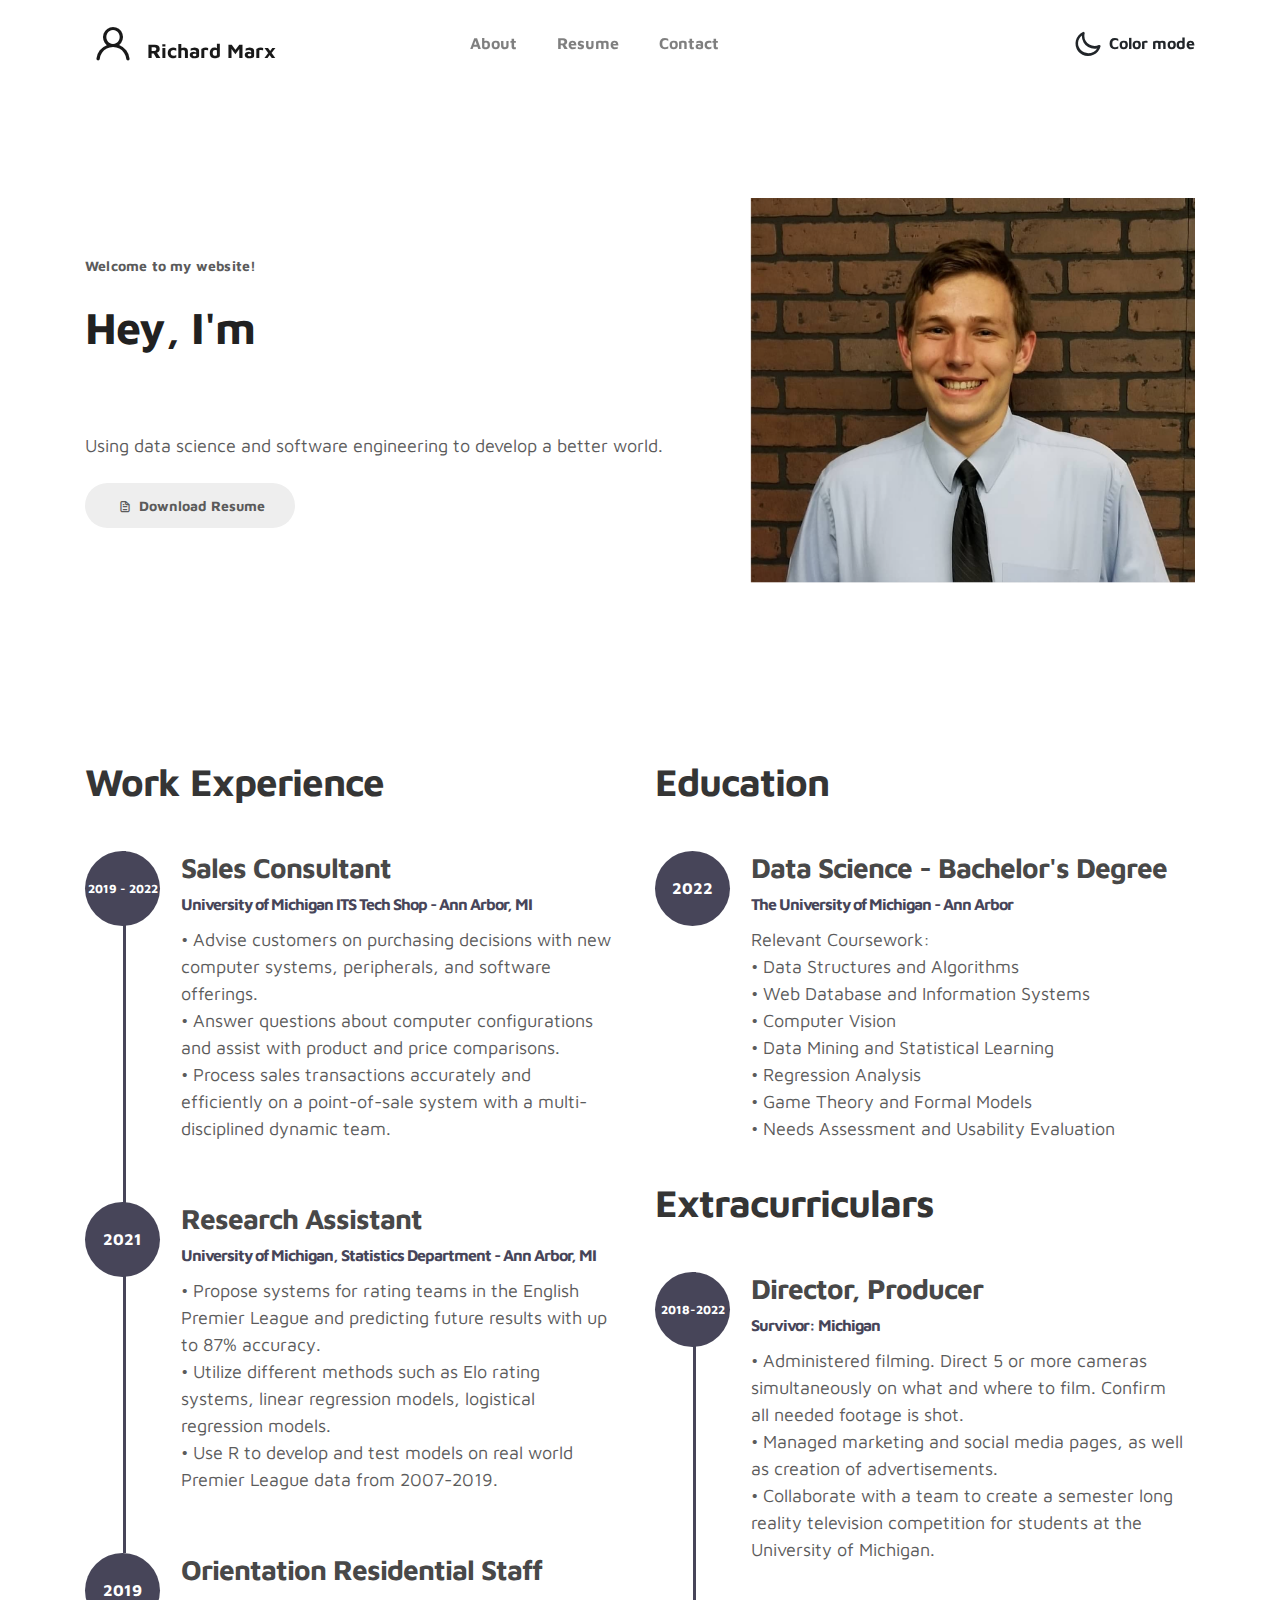
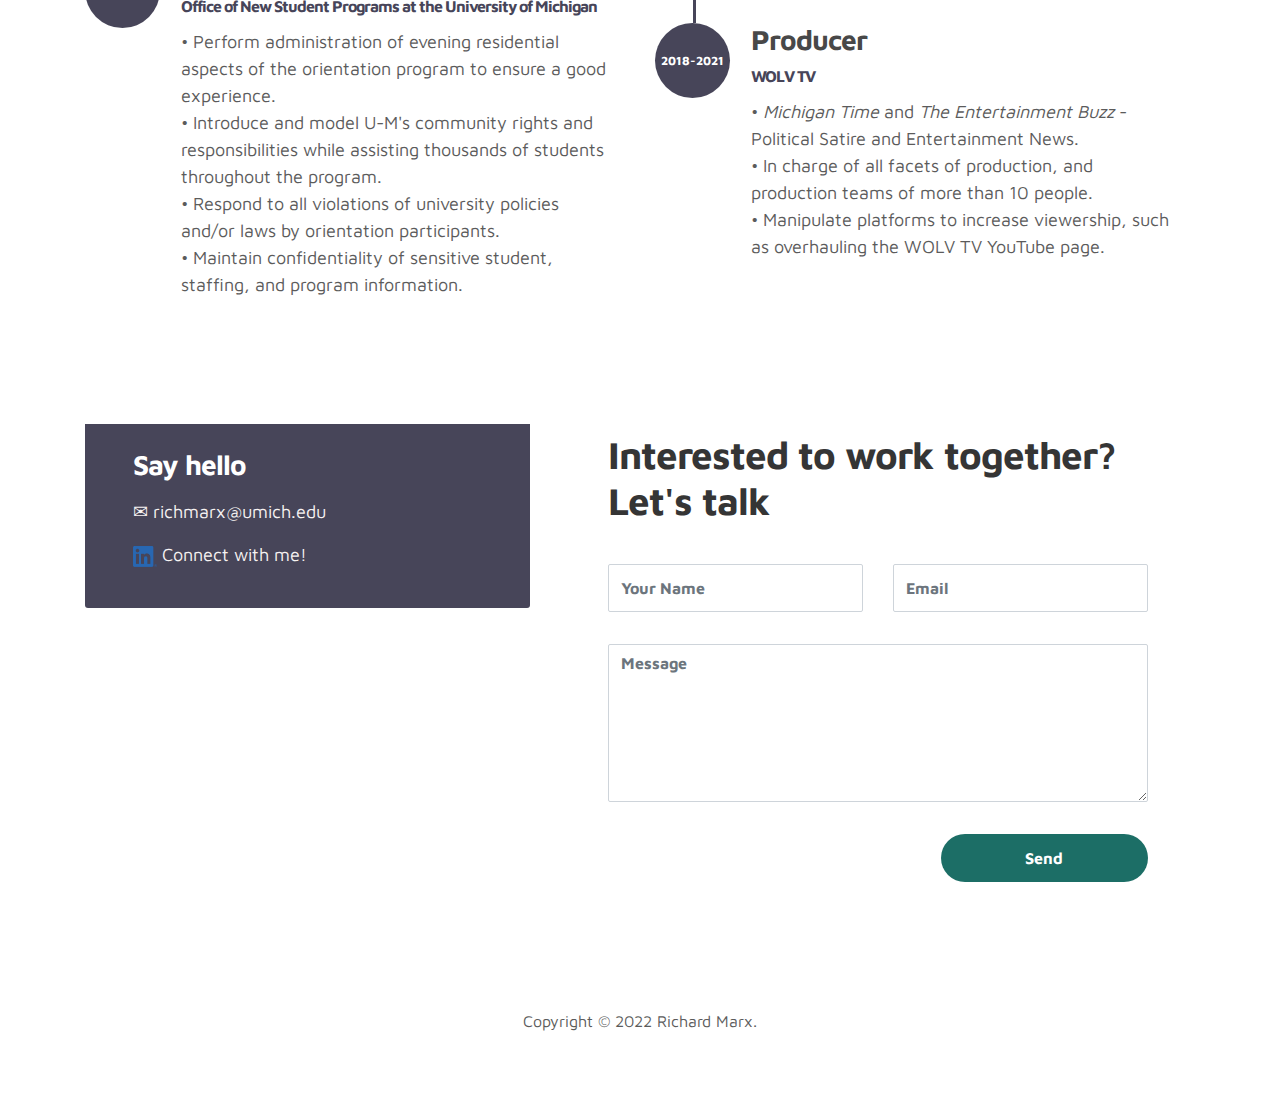
<file: index.html>
<!doctype html>
<html lang="en">

  <link rel="shortcut icon" href = "head.ico"/>
  <head>
    <meta charset="utf-8">
    <meta name="viewport" content="width=device-width, initial-scale=1, shrink-to-fit=no">
    <meta name="description" content="">
    <meta name="author" content="">

    <title>Richard Marx's Website</title>

    <link rel="stylesheet" href="css/bootstrap.min.css">
    <link rel="stylesheet" href="css/unicons.css">
    <link rel="stylesheet" href="css/owl.carousel.min.css">
    <link rel="stylesheet" href="css/owl.theme.default.min.css">

    <!-- MAIN STYLE -->
    <link rel="stylesheet" href="css/tooplate-style.css">
    
  </head>
  <body>

    <!-- MENU -->
    <nav class="navbar navbar-expand-sm navbar-light">
        <div class="container">
            <a class="navbar-brand" href="index.html"><i class='uil uil-user'></i> Richard Marx</a>

            <button class="navbar-toggler" type="button" data-toggle="collapse" data-target="#navbarNav" aria-controls="navbarNav" aria-expanded="false"
                aria-label="Toggle navigation">
                <span class="navbar-toggler-icon"></span>
                <span class="navbar-toggler-icon"></span>
                <span class="navbar-toggler-icon"></span>
            </button>

            <div class="collapse navbar-collapse" id="navbarNav">
                <ul class="navbar-nav mx-auto">
                    <li class="nav-item">
                        <a href="#about" class="nav-link"><span data-hover="About">About</span></a>
                    </li>
                    <li class="nav-item">
                        <!-- <a href="#project" class="nav-link"><span data-hover="Projects">Projects</span></a> -->
                    </li>
                    <li class="nav-item">
                        <a href="#resume" class="nav-link"><span data-hover="Resume">Resume</span></a>
                    </li>
                    <li class="nav-item">
                        <a href="#contact" class="nav-link"><span data-hover="Contact">Contact</span></a>
                    </li>
                </ul>

                <ul class="navbar-nav ml-lg-auto">
                    <div class="ml-lg-4">
                      <div class="color-mode d-lg-flex justify-content-center align-items-center">
                        <i class="color-mode-icon"></i>
                        Color mode
                      </div>
                    </div>
                </ul>
            </div>
        </div>
    </nav>

    <!-- ABOUT -->
    <section class="about full-screen d-lg-flex justify-content-center align-items-center" id="about">
        <div class="container">
            <div class="row">
                
                <div class="col-lg-7 col-md-12 col-12 d-flex align-items-center">
                    <div class="about-text">
                        <small class="small-text">Welcome to <span class="mobile-block">my website!</span></small>
                        <h1 class="animated animated-text">
                            <span class="mr-2">Hey, I'm</span>
                                <div class="animated-info">
                                    <span class="animated-item">Richard Marx</span>
                                    <span class="animated-item">A Data Scientist</span>
                                    <span class="animated-item">A Software Engineer</span>
                                </div>
                        </h1>

                        <p>Using data science and software engineering to develop a better world.</p>
                        
                        <div class="custom-btn-group mt-4">
                          <a href="Resume-Public.pdf" class="btn mr-lg-2 custom-btn"><i class='uil uil-file-alt' download></i> Download Resume</a>
                        </div>
                    </div>
                </div>

                <div class="col-lg-5 col-md-12 col-12">
                    <div class="about-image svg">
                        <img src="Profile.png" class="img-fluid" alt="svg image">
                    </div>
                </div>

            </div>
        </div>
    </section>

    <!-- PROJECTS -->
    <!-- <section class="project py-5" id="project">
        <div class="container">
                
                <div class="row">
                  <div class="col-lg-11 text-center mx-auto col-12">

                      <div class="col-lg-8 mx-auto">
                        <h2>Things I have designed for digital media agencies</h2>
                      </div>

                      <div class="owl-carousel owl-theme">
                        <div class="item">
                          <div class="project-info">
                            <img src="images/project/project-image01.png" class="img-fluid" alt="project image">
                          </div>
                        </div>

                        <div class="item">
                          <div class="project-info">
                            <img src="images/project/project-image02.png" class="img-fluid" alt="project image">
                          </div>
                        </div>

                        <div class="item">
                          <div class="project-info">
                            <img src="images/project/project-image03.png" class="img-fluid" alt="project image">
                          </div>
                        </div>

                        <div class="item">
                          <div class="project-info">
                            <img src="images/project/project-image04.png" class="img-fluid" alt="project image">
                          </div>
                        </div>

                        <div class="item">
                          <div class="project-info">
                            <img src="images/project/project-image05.png" class="img-fluid" alt="project image">
                          </div>
                        </div>
                      </div>

                  </div>
                </div>
        </div>
    </section> -->

    <!-- FEATURES -->
    <section class="resume py-5 d-lg-flex justify-content-center align-items-center" id="resume">
        <div class="container">
            <div class="row">

                <div class="col-lg-6 col-12">
                  <h2 class="mb-4">Work Experience</h2>

                    <div class="timeline">
                        <div class="timeline-wrapper">
                              <div class="timeline-yrs">
                                  <span>2019 - 2022</span>
                              </div>
                              <div class="timeline-info">
                                  <h3><span>Sales Consultant</span>
                                  <small>University of Michigan ITS Tech Shop - Ann Arbor, MI</small></h3>
                                  <p>• Advise customers on purchasing decisions with new computer systems, peripherals, and software offerings.<br>
                                    • Answer questions about computer configurations and assist with product and price comparisons.<br>
                                    • Process sales transactions accurately and efficiently on a point-of-sale system with a multi-disciplined dynamic team.<br>
                                    </p>
                              </div>
                        </div>

                        <div class="timeline-wrapper">
                            <div class="timeline-yr">
                                <span>2021</span>
                            </div>
                            <div class="timeline-info">
                                <h3><span>Research Assistant</span><small>University of Michigan, Statistics Department - Ann Arbor, MI</small></h3>
                                <p>• Propose systems for rating teams in the English Premier League and predicting future results with up to 87% accuracy.<br>
                                  • Utilize different methods such as Elo rating systems, linear regression models, logistical regression models.<br>
                                  • Use R to develop and test models on real world Premier League data from 2007-2019.<br>
                                  </p>
                            </div>
                        </div>

                        <div class="timeline-wrapper">
                            <div class="timeline-yr">
                                <span>2019</span>
                            </div>
                            <div class="timeline-info">
                              <h3><span>Orientation Residential Staff</span><small>Office of New Student Programs at the University of Michigan</small></h3>
                              <p>• Perform administration of evening residential aspects of the orientation program to ensure a good experience.<br>
                                • Introduce and model U-M's community rights and responsibilities while assisting thousands of students throughout the program.<br>
                                • Respond to all violations of university policies and/or laws by orientation participants.<br>
                                • Maintain confidentiality of sensitive student, staffing, and program information.<br>
                                </p>
                            </div>
                        </div>

                    </div>
                </div>

                <div class="col-lg-6 col-12">
                  <h2 class="mb-4 mobile-mt-2">Education</h2>

                    <div class="timeline">
                        <div class="timeline-wrapper">
                              <div class="timeline-yr">
                                  <span>2022</span>
                              </div>
                              <div class="timeline-info">
                                  <h3><span>Data Science - Bachelor's Degree</span><small>The University of Michigan - Ann Arbor</small></h3>
                                  <p>Relevant Coursework:<br>
                                    • Data Structures and Algorithms<br>
                                    • Web Database and Information Systems<br> 
                                    • Computer Vision<br>
                                    • Data Mining and Statistical Learning<br>
                                    • Regression Analysis<br>
                                    • Game Theory and Formal Models<br>
                                    • Needs Assessment and Usability Evaluation<br>
                                    </p>
                              </div>
                        </div>

                    </div>

                  <h2 class="mb-4 mobile-mt-2">Extracurriculars</h2>
                    <div class="timeline">
                      <div class="timeline-wrapper">
                            <div class="timeline-yrs">
                                <span>2018-2022</span>
                            </div>
                            <div class="timeline-info">
                                <h3><span>Director, Producer</span><br><small>Survivor: Michigan</small></h3>
                                <p>
                                  • Administered filming. Direct 5 or more cameras simultaneously on what and where to film. Confirm all needed footage is shot.<br>
                                  • Managed marketing and social media pages, as well as creation of advertisements.<br>
                                  • Collaborate with a team to create a semester long reality television competition for students at the University of Michigan.<br>
                                  </p>
                            </div>
                      </div>
                      <div class="timeline-wrapper">
                        <div class="timeline-yrs">
                            <span>2018-2021</span>
                        </div>
                        <div class="timeline-info">
                            <h3><span>Producer</span><br><small>WOLV TV</small></h3>
                            <p>
                              • <em>Michigan Time</em> and <em>The Entertainment Buzz</em> - Political Satire and Entertainment News.<br>
                              • In charge of all facets of production, and production teams of more than 10 people.<br>
                              • Manipulate platforms to increase viewership, such as overhauling the WOLV TV YouTube page.<br>
                              </p>
                        </div>
                  </div>

                  </div>
                </div>
                
            </div>
        </div>
    </section>

    <!-- CONTACT -->
    <section class="contact py-5" id="contact">
      <div class="container">
        <div class="row">
          
          <div class="col-lg-5 mr-lg-5 col-12">

            <div class="contact-info d-flex justify-content-between align-items-center py-4 px-lg-5">
                <div class="contact-info-item">
                  <h3 class="mb-3 text-white">Say hello</h3>
                  <p><a href="mailto:richmarx@umich.edu"> &#9993 richmarx@umich.edu</a></p>
                  <p><a href="https://www.linkedin.com/in/richmarx/"> 
                    <img src = LinkedIn-Logo.png width = 7% height = 7% alt = "LinkedIn"></a> Connect with me!</p>
                </div>
            </div>
          </div>

          <div class="col-lg-6 col-12">
            <div class="contact-form">
              <h2 class="mb-4">Interested to work together? Let's talk</h2>

              <form action="" method="get">
                <div class="row">
                  <div class="col-lg-6 col-12">
                    <input type="text" class="form-control" name="name" placeholder="Your Name" id="name">
                  </div>

                  <div class="col-lg-6 col-12">
                    <input type="email" class="form-control" name="email" placeholder="Email" id="email">
                  </div>

                  <div class="col-12">
                    <textarea name="message" rows="6" class="form-control" id="message" placeholder="Message"></textarea>
                  </div>

                  <div class="ml-lg-auto col-lg-5 col-12">
                    <input type="button" class="form-control submit-btn" value="Send" onclick="showElement()">
                  </div>
                  <div class="fail">
                    Unfortunately, your message was unable to send. If the error persists, I recommend sending your message via email.
                  </div>
                </div>
              </form>
            </div>
            <script type="text/javascript">
              function showElement() {
                  element = document.querySelector('.fail');
                  element.style.visibility = 'visible';
              }
          </script>
          </div>
        </div>
      </div>
    </section>

    <!-- FOOTER -->
     <footer class="footer py-5">
          <div class="container">
               <div class="row">

                    <div class="col-lg-12 col-12">                                
                        <p class="copyright-text text-center">Copyright &copy; 2022 Richard Marx.</p>
                    </div>
                    
               </div>
          </div>
     </footer>

    <script src="js/jquery-3.3.1.min.js"></script>
    <script src="js/popper.min.js"></script>
    <script src="js/bootstrap.min.js"></script>
    <script src="js/Headroom.js"></script>
    <script src="js/jQuery.headroom.js"></script>
    <script src="js/owl.carousel.min.js"></script>
    <script src="js/smoothscroll.js"></script>
    <script src="js/custom.js"></script>

  </body>
</html>
</file>
<file: css/unicons.css>
@font-face {
  font-family: 'unicons';
  src: url('../font/unicons.eot?42479262');
  src: url('../font/unicons.eot?42479262#iefix') format('embedded-opentype'),
       url('../font/unicons.woff2?42479262') format('woff2'),
       url('../font/unicons.woff?42479262') format('woff'),
       url('../font/unicons.ttf?42479262') format('truetype'),
       url('../font/unicons.svg?42479262#unicons') format('svg');
  font-weight: normal;
  font-style: normal;
}
/* Chrome hack: SVG is rendered more smooth in Windozze. 100% magic, uncomment if you need it. */
/* Note, that will break hinting! In other OS-es font will be not as sharp as it could be */
/*
@media screen and (-webkit-min-device-pixel-ratio:0) {
  @font-face {
    font-family: 'unicons';
    src: url('../font/unicons.svg?42479262#unicons') format('svg');
  }
}
*/
 
 [class^="uil-"]:before, [class*=" uil-"]:before {
  font-family: "unicons";
  font-style: normal;
  font-weight: normal;
  speak: none;
 
  display: inline-block;
  text-decoration: inherit;
  width: 1em;
  margin-right: .2em;
  text-align: center;
  /* opacity: .8; */
 
  /* For safety - reset parent styles, that can break glyph codes*/
  font-variant: normal;
  text-transform: none;
 
  /* fix buttons height, for twitter bootstrap */
  line-height: 1em;
 
  /* Animation center compensation - margins should be symmetric */
  /* remove if not needed */
  margin-left: .2em;
 
  /* you can be more comfortable with increased icons size */
  /* font-size: 120%; */
 
  /* Font smoothing. That was taken from TWBS */
  -webkit-font-smoothing: antialiased;
  -moz-osx-font-smoothing: grayscale;
 
  /* Uncomment for 3D effect */
  /* text-shadow: 1px 1px 1px rgba(127, 127, 127, 0.3); */
}
 
.uil-abacus:before { content: '\e800'; } /* '' */
.uil-accessible-icon-alt:before { content: '\e801'; } /* '' */
.uil-adjust-alt:before { content: '\e802'; } /* '' */
.uil-adjust-circle:before { content: '\e803'; } /* '' */
.uil-adjust-half:before { content: '\e804'; } /* '' */
.uil-adjust:before { content: '\e805'; } /* '' */
.uil-airplay:before { content: '\e806'; } /* '' */
.uil-align-alt:before { content: '\e807'; } /* '' */
.uil-align-center-alt:before { content: '\e808'; } /* '' */
.uil-align-center-h:before { content: '\e809'; } /* '' */
.uil-align-center-justify:before { content: '\e80a'; } /* '' */
.uil-align-center-v:before { content: '\e80b'; } /* '' */
.uil-align-center:before { content: '\e80c'; } /* '' */
.uil-align-justify:before { content: '\e80d'; } /* '' */
.uil-align-left-justify:before { content: '\e80e'; } /* '' */
.uil-align-left:before { content: '\e80f'; } /* '' */
.uil-align-letter-right:before { content: '\e810'; } /* '' */
.uil-align-right-justify:before { content: '\e811'; } /* '' */
.uil-align-right:before { content: '\e812'; } /* '' */
.uil-align:before { content: '\e813'; } /* '' */
.uil-ambulance:before { content: '\e814'; } /* '' */
.uil-analysis:before { content: '\e815'; } /* '' */
.uil-analytics:before { content: '\e816'; } /* '' */
.uil-anchor:before { content: '\e817'; } /* '' */
.uil-android-phone-slash:before { content: '\e818'; } /* '' */
.uil-angle-double-down:before { content: '\e819'; } /* '' */
.uil-angle-double-left:before { content: '\e81a'; } /* '' */
.uil-angle-double-right:before { content: '\e81b'; } /* '' */
.uil-angle-double-up:before { content: '\e81c'; } /* '' */
.uil-angle-down:before { content: '\e81d'; } /* '' */
.uil-angle-left:before { content: '\e81e'; } /* '' */
.uil-angle-right-b:before { content: '\e81f'; } /* '' */
.uil-angle-right:before { content: '\e820'; } /* '' */
.uil-angle-up:before { content: '\e821'; } /* '' */
.uil-annoyed-alt:before { content: '\e822'; } /* '' */
.uil-annoyed:before { content: '\e823'; } /* '' */
.uil-apps:before { content: '\e824'; } /* '' */
.uil-archive-alt:before { content: '\e825'; } /* '' */
.uil-archive:before { content: '\e826'; } /* '' */
.uil-arrow-break:before { content: '\e827'; } /* '' */
.uil-arrow-circle-down:before { content: '\e828'; } /* '' */
.uil-arrow-circle-left:before { content: '\e829'; } /* '' */
.uil-arrow-circle-right:before { content: '\e82a'; } /* '' */
.uil-arrow-circle-up:before { content: '\e82b'; } /* '' */
.uil-arrow-compress-h:before { content: '\e82c'; } /* '' */
.uil-arrow-down-left:before { content: '\e82d'; } /* '' */
.uil-arrow-down-right:before { content: '\e82e'; } /* '' */
.uil-arrow-down:before { content: '\e82f'; } /* '' */
.uil-arrow-from-right:before { content: '\e830'; } /* '' */
.uil-arrow-from-top:before { content: '\e831'; } /* '' */
.uil-arrow-growth:before { content: '\e832'; } /* '' */
.uil-arrow-left:before { content: '\e833'; } /* '' */
.uil-arrow-random:before { content: '\e834'; } /* '' */
.uil-arrow-resize-diagonal:before { content: '\e835'; } /* '' */
.uil-arrow-right:before { content: '\e836'; } /* '' */
.uil-arrow-to-bottom:before { content: '\e837'; } /* '' */
.uil-arrow-to-right:before { content: '\e838'; } /* '' */
.uil-arrow-up-left:before { content: '\e839'; } /* '' */
.uil-arrow-up-right:before { content: '\e83a'; } /* '' */
.uil-arrow-up:before { content: '\e83b'; } /* '' */
.uil-arrows-h-alt:before { content: '\e83c'; } /* '' */
.uil-arrows-h:before { content: '\e83d'; } /* '' */
.uil-arrows-left-down:before { content: '\e83e'; } /* '' */
.uil-arrows-maximize:before { content: '\e83f'; } /* '' */
.uil-arrows-merge:before { content: '\e840'; } /* '' */
.uil-arrows-resize-h:before { content: '\e841'; } /* '' */
.uil-arrows-resize-v:before { content: '\e842'; } /* '' */
.uil-arrows-resize:before { content: '\e843'; } /* '' */
.uil-arrows-right-down:before { content: '\e844'; } /* '' */
.uil-arrows-shrink-h:before { content: '\e845'; } /* '' */
.uil-arrows-shrink-v:before { content: '\e846'; } /* '' */
.uil-arrows-up-right:before { content: '\e847'; } /* '' */
.uil-arrows-v-alt:before { content: '\e848'; } /* '' */
.uil-arrows-v:before { content: '\e849'; } /* '' */
.uil-at:before { content: '\e84a'; } /* '' */
.uil-atm-card:before { content: '\e84b'; } /* '' */
.uil-atom:before { content: '\e84c'; } /* '' */
.uil-auto-flash:before { content: '\e84d'; } /* '' */
.uil-award-alt:before { content: '\e84e'; } /* '' */
.uil-award:before { content: '\e84f'; } /* '' */
.uil-baby-carriage:before { content: '\e850'; } /* '' */
.uil-backpack:before { content: '\e851'; } /* '' */
.uil-backspace:before { content: '\e852'; } /* '' */
.uil-backward:before { content: '\e853'; } /* '' */
.uil-bag-alt:before { content: '\e854'; } /* '' */
.uil-bag-slash:before { content: '\e855'; } /* '' */
.uil-bag:before { content: '\e856'; } /* '' */
.uil-ball:before { content: '\e857'; } /* '' */
.uil-ban:before { content: '\e858'; } /* '' */
.uil-bars:before { content: '\e859'; } /* '' */
.uil-basketball-hoop:before { content: '\e85a'; } /* '' */
.uil-basketball:before { content: '\e85b'; } /* '' */
.uil-battery-bolt:before { content: '\e85c'; } /* '' */
.uil-battery-empty:before { content: '\e85d'; } /* '' */
.uil-bed-double:before { content: '\e85e'; } /* '' */
.uil-bed:before { content: '\e85f'; } /* '' */
.uil-bell-school:before { content: '\e860'; } /* '' */
.uil-bell-slash:before { content: '\e861'; } /* '' */
.uil-bill:before { content: '\e862'; } /* '' */
.uil-bitcoin-circle:before { content: '\e863'; } /* '' */
.uil-bitcoin:before { content: '\e864'; } /* '' */
.uil-bluetooth-b:before { content: '\e865'; } /* '' */
.uil-bolt-alt:before { content: '\e866'; } /* '' */
.uil-bolt-slash:before { content: '\e867'; } /* '' */
.uil-bolt:before { content: '\e868'; } /* '' */
.uil-book-alt:before { content: '\e869'; } /* '' */
.uil-book-medical:before { content: '\e86a'; } /* '' */
.uil-book-open:before { content: '\e86b'; } /* '' */
.uil-book-reader:before { content: '\e86c'; } /* '' */
.uil-book:before { content: '\e86d'; } /* '' */
.uil-bookmark-full:before { content: '\e86e'; } /* '' */
.uil-bookmark:before { content: '\e86f'; } /* '' */
.uil-books:before { content: '\e870'; } /* '' */
.uil-boombox:before { content: '\e871'; } /* '' */
.uil-border-alt:before { content: '\e872'; } /* '' */
.uil-border-bottom:before { content: '\e873'; } /* '' */
.uil-border-clear:before { content: '\e874'; } /* '' */
.uil-border-horizontal:before { content: '\e875'; } /* '' */
.uil-border-inner:before { content: '\e876'; } /* '' */
.uil-border-left:before { content: '\e877'; } /* '' */
.uil-border-out:before { content: '\e878'; } /* '' */
.uil-border-right:before { content: '\e879'; } /* '' */
.uil-border-top:before { content: '\e87a'; } /* '' */
.uil-border-vertical:before { content: '\e87b'; } /* '' */
.uil-box:before { content: '\e87c'; } /* '' */
.uil-briefcase-alt:before { content: '\e87d'; } /* '' */
.uil-briefcase:before { content: '\e87e'; } /* '' */
.uil-bright:before { content: '\e87f'; } /* '' */
.uil-brightness-empty:before { content: '\e880'; } /* '' */
.uil-brightness-half:before { content: '\e881'; } /* '' */
.uil-brightness-low:before { content: '\e882'; } /* '' */
.uil-brightness-minus:before { content: '\e883'; } /* '' */
.uil-brightness-plus:before { content: '\e884'; } /* '' */
.uil-brightness:before { content: '\e885'; } /* '' */
.uil-bring-bottom:before { content: '\e886'; } /* '' */
.uil-bring-front:before { content: '\e887'; } /* '' */
.uil-brush-alt:before { content: '\e888'; } /* '' */
.uil-bug:before { content: '\e889'; } /* '' */
.uil-building:before { content: '\e88a'; } /* '' */
.uil-bullseye:before { content: '\e88b'; } /* '' */
.uil-bus-alt:before { content: '\e88c'; } /* '' */
.uil-bus-school:before { content: '\e88d'; } /* '' */
.uil-bus:before { content: '\e88e'; } /* '' */
.uil-calcualtor:before { content: '\e88f'; } /* '' */
.uil-calculator-alt:before { content: '\e890'; } /* '' */
.uil-calendar-alt:before { content: '\e891'; } /* '' */
.uil-calendar-slash:before { content: '\e892'; } /* '' */
.uil-calender:before { content: '\e893'; } /* '' */
.uil-calling:before { content: '\e894'; } /* '' */
.uil-camera-plus:before { content: '\e895'; } /* '' */
.uil-camera-slash:before { content: '\e896'; } /* '' */
.uil-camera:before { content: '\e897'; } /* '' */
.uil-cancel:before { content: '\e898'; } /* '' */
.uil-capsule:before { content: '\e899'; } /* '' */
.uil-capture:before { content: '\e89a'; } /* '' */
.uil-car-sideview:before { content: '\e89b'; } /* '' */
.uil-car-slash:before { content: '\e89c'; } /* '' */
.uil-car-wash:before { content: '\e89d'; } /* '' */
.uil-car:before { content: '\e89e'; } /* '' */
.uil-card-atm:before { content: '\e89f'; } /* '' */
.uil-caret-right:before { content: '\e8a0'; } /* '' */
.uil-cart:before { content: '\e8a1'; } /* '' */
.uil-cell:before { content: '\e8a2'; } /* '' */
.uil-celsius:before { content: '\e8a3'; } /* '' */
.uil-chart-bar-alt:before { content: '\e8a4'; } /* '' */
.uil-chart-bar:before { content: '\e8a5'; } /* '' */
.uil-chart-down:before { content: '\e8a6'; } /* '' */
.uil-chart-growth-alt:before { content: '\e8a7'; } /* '' */
.uil-chart-growth:before { content: '\e8a8'; } /* '' */
.uil-chart-line:before { content: '\e8a9'; } /* '' */
.uil-chart-pie-alt:before { content: '\e8aa'; } /* '' */
.uil-chart-pie:before { content: '\e8ab'; } /* '' */
.uil-chart:before { content: '\e8ac'; } /* '' */
.uil-chat-bubble-user:before { content: '\e8ad'; } /* '' */
.uil-chat-info:before { content: '\e8ae'; } /* '' */
.uil-chat:before { content: '\e8af'; } /* '' */
.uil-check-circle:before { content: '\e8b0'; } /* '' */
.uil-check-square:before { content: '\e8b1'; } /* '' */
.uil-check:before { content: '\e8b2'; } /* '' */
.uil-circle-layer:before { content: '\e8b3'; } /* '' */
.uil-circle:before { content: '\e8b4'; } /* '' */
.uil-circuit:before { content: '\e8b5'; } /* '' */
.uil-clapper-board:before { content: '\e8b6'; } /* '' */
.uil-clipboard-alt:before { content: '\e8b7'; } /* '' */
.uil-clipboard-blank:before { content: '\e8b8'; } /* '' */
.uil-clipboard-notes:before { content: '\e8b9'; } /* '' */
.uil-clipboard:before { content: '\e8ba'; } /* '' */
.uil-clock-eight:before { content: '\e8bb'; } /* '' */
.uil-clock-five:before { content: '\e8bc'; } /* '' */
.uil-clock-nine:before { content: '\e8bd'; } /* '' */
.uil-clock-seven:before { content: '\e8be'; } /* '' */
.uil-clock-ten:before { content: '\e8bf'; } /* '' */
.uil-clock-three:before { content: '\e8c0'; } /* '' */
.uil-clock-two:before { content: '\e8c1'; } /* '' */
.uil-clock:before { content: '\e8c2'; } /* '' */
.uil-closed-captioning:before { content: '\e8c3'; } /* '' */
.uil-cloud-block:before { content: '\e8c4'; } /* '' */
.uil-cloud-bookmark:before { content: '\e8c5'; } /* '' */
.uil-cloud-check:before { content: '\e8c6'; } /* '' */
.uil-cloud-computing:before { content: '\e8c7'; } /* '' */
.uil-cloud-data-connection:before { content: '\e8c8'; } /* '' */
.uil-cloud-database-tree:before { content: '\e8c9'; } /* '' */
.uil-cloud-download:before { content: '\e8ca'; } /* '' */
.uil-cloud-drizzle:before { content: '\e8cb'; } /* '' */
.uil-cloud-exclamation:before { content: '\e8cc'; } /* '' */
.uil-cloud-hail:before { content: '\e8cd'; } /* '' */
.uil-cloud-heart:before { content: '\e8ce'; } /* '' */
.uil-cloud-info:before { content: '\e8cf'; } /* '' */
.uil-cloud-lock:before { content: '\e8d0'; } /* '' */
.uil-cloud-meatball:before { content: '\e8d1'; } /* '' */
.uil-cloud-moon-hail:before { content: '\e8d2'; } /* '' */
.uil-cloud-moon-meatball:before { content: '\e8d3'; } /* '' */
.uil-cloud-moon-rain:before { content: '\e8d4'; } /* '' */
.uil-cloud-moon-showers:before { content: '\e8d5'; } /* '' */
.uil-cloud-moon:before { content: '\e8d6'; } /* '' */
.uil-cloud-question:before { content: '\e8d7'; } /* '' */
.uil-cloud-rain-sun:before { content: '\e8d8'; } /* '' */
.uil-cloud-rain:before { content: '\e8d9'; } /* '' */
.uil-cloud-redo:before { content: '\e8da'; } /* '' */
.uil-cloud-set:before { content: '\e8db'; } /* '' */
.uil-cloud-share:before { content: '\e8dc'; } /* '' */
.uil-cloud-shield:before { content: '\e8dd'; } /* '' */
.uil-cloud-showers-alt:before { content: '\e8de'; } /* '' */
.uil-cloud-showers-heavy:before { content: '\e8df'; } /* '' */
.uil-cloud-showers:before { content: '\e8e0'; } /* '' */
.uil-cloud-slash:before { content: '\e8e1'; } /* '' */
.uil-cloud-sun-hail:before { content: '\e8e2'; } /* '' */
.uil-cloud-sun-meatball:before { content: '\e8e3'; } /* '' */
.uil-cloud-sun-rain-alt:before { content: '\e8e4'; } /* '' */
.uil-cloud-sun-rain:before { content: '\e8e5'; } /* '' */
.uil-cloud-sun-tear:before { content: '\e8e6'; } /* '' */
.uil-cloud-sun:before { content: '\e8e7'; } /* '' */
.uil-cloud-times:before { content: '\e8e8'; } /* '' */
.uil-cloud-unlock:before { content: '\e8e9'; } /* '' */
.uil-cloud-upload:before { content: '\e8ea'; } /* '' */
.uil-cloud-wifi:before { content: '\e8eb'; } /* '' */
.uil-cloud-wind:before { content: '\e8ec'; } /* '' */
.uil-cloud:before { content: '\e8ed'; } /* '' */
.uil-clouds:before { content: '\e8ee'; } /* '' */
.uil-club:before { content: '\e8ef'; } /* '' */
.uil-code:before { content: '\e8f0'; } /* '' */
.uil-coffee:before { content: '\e8f1'; } /* '' */
.uil-cog:before { content: '\e8f2'; } /* '' */
.uil-coins:before { content: '\e8f3'; } /* '' */
.uil-columns:before { content: '\e8f4'; } /* '' */
.uil-comment-alt-block:before { content: '\e8f5'; } /* '' */
.uil-comment-alt-chart-lines:before { content: '\e8f6'; } /* '' */
.uil-comment-alt-check:before { content: '\e8f7'; } /* '' */
.uil-comment-alt-dots:before { content: '\e8f8'; } /* '' */
.uil-comment-alt-download:before { content: '\e8f9'; } /* '' */
.uil-comment-alt-edit:before { content: '\e8fa'; } /* '' */
.uil-comment-alt-exclamation:before { content: '\e8fb'; } /* '' */
.uil-comment-alt-heart:before { content: '\e8fc'; } /* '' */
.uil-comment-alt-image:before { content: '\e8fd'; } /* '' */
.uil-comment-alt-info:before { content: '\e8fe'; } /* '' */
.uil-comment-alt-lines:before { content: '\e8ff'; } /* '' */
.uil-comment-alt-lock:before { content: '\e900'; } /* '' */
.uil-comment-alt-medical:before { content: '\e901'; } /* '' */
.uil-comment-alt-message:before { content: '\e902'; } /* '' */
.uil-comment-alt-notes:before { content: '\e903'; } /* '' */
.uil-comment-alt-plus:before { content: '\e904'; } /* '' */
.uil-comment-alt-question:before { content: '\e905'; } /* '' */
.uil-comment-alt-redo:before { content: '\e906'; } /* '' */
.uil-comment-alt-search:before { content: '\e907'; } /* '' */
.uil-comment-alt-share:before { content: '\e908'; } /* '' */
.uil-comment-alt-shield:before { content: '\e909'; } /* '' */
.uil-comment-alt-upload:before { content: '\e90a'; } /* '' */
.uil-comment-alt-verify:before { content: '\e90b'; } /* '' */
.uil-comment-alt:before { content: '\e90c'; } /* '' */
.uil-comment-block:before { content: '\e90d'; } /* '' */
.uil-comment-chart-line:before { content: '\e90e'; } /* '' */
.uil-comment-check:before { content: '\e90f'; } /* '' */
.uil-comment-dots:before { content: '\e910'; } /* '' */
.uil-comment-download:before { content: '\e911'; } /* '' */
.uil-comment-edit:before { content: '\e912'; } /* '' */
.uil-comment-exclamation:before { content: '\e913'; } /* '' */
.uil-comment-heart:before { content: '\e914'; } /* '' */
.uil-comment-image:before { content: '\e915'; } /* '' */
.uil-comment-info-alt:before { content: '\e916'; } /* '' */
.uil-comment-info:before { content: '\e917'; } /* '' */
.uil-comment-lines:before { content: '\e918'; } /* '' */
.uil-comment-lock:before { content: '\e919'; } /* '' */
.uil-comment-medical:before { content: '\e91a'; } /* '' */
.uil-comment-message:before { content: '\e91b'; } /* '' */
.uil-comment-notes:before { content: '\e91c'; } /* '' */
.uil-comment-plus:before { content: '\e91d'; } /* '' */
.uil-comment-question:before { content: '\e91e'; } /* '' */
.uil-comment-redo:before { content: '\e91f'; } /* '' */
.uil-comment-search:before { content: '\e920'; } /* '' */
.uil-comment-share:before { content: '\e921'; } /* '' */
.uil-comment-shield:before { content: '\e922'; } /* '' */
.uil-comment-slash:before { content: '\e923'; } /* '' */
.uil-comment-upload:before { content: '\e924'; } /* '' */
.uil-comment-verify:before { content: '\e925'; } /* '' */
.uil-comment:before { content: '\e926'; } /* '' */
.uil-comments-alt:before { content: '\e927'; } /* '' */
.uil-comments:before { content: '\e928'; } /* '' */
.uil-commnet-alt-slash:before { content: '\e929'; } /* '' */
.uil-compact-disc:before { content: '\e92a'; } /* '' */
.uil-compass:before { content: '\e92b'; } /* '' */
.uil-compress-alt-left:before { content: '\e92c'; } /* '' */
.uil-compress-alt:before { content: '\e92d'; } /* '' */
.uil-compress-arrows:before { content: '\e92e'; } /* '' */
.uil-compress-lines:before { content: '\e92f'; } /* '' */
.uil-compress-point:before { content: '\e930'; } /* '' */
.uil-compress-v:before { content: '\e931'; } /* '' */
.uil-compress:before { content: '\e932'; } /* '' */
.uil-computer-mouse:before { content: '\e933'; } /* '' */
.uil-confused:before { content: '\e934'; } /* '' */
.uil-constructor:before { content: '\e935'; } /* '' */
.uil-copy-alt:before { content: '\e936'; } /* '' */
.uil-copy-landscape:before { content: '\e937'; } /* '' */
.uil-copy:before { content: '\e938'; } /* '' */
.uil-copyright:before { content: '\e939'; } /* '' */
.uil-corner-down-left:before { content: '\e93a'; } /* '' */
.uil-corner-down-right-alt:before { content: '\e93b'; } /* '' */
.uil-corner-down-right:before { content: '\e93c'; } /* '' */
.uil-corner-left-down:before { content: '\e93d'; } /* '' */
.uil-corner-right-down:before { content: '\e93e'; } /* '' */
.uil-corner-up-left-alt:before { content: '\e93f'; } /* '' */
.uil-corner-up-left:before { content: '\e940'; } /* '' */
.uil-corner-up-right-alt:before { content: '\e941'; } /* '' */
.uil-corner-up-right:before { content: '\e942'; } /* '' */
.uil-creative-commons-pd-alt:before { content: '\e943'; } /* '' */
.uil-creative-commons-pd:before { content: '\e944'; } /* '' */
.uil-crockery:before { content: '\e945'; } /* '' */
.uil-crop-alt-rotate-left:before { content: '\e946'; } /* '' */
.uil-crop-alt-rotate-right:before { content: '\e947'; } /* '' */
.uil-crop-alt:before { content: '\e948'; } /* '' */
.uil-crosshair-alt:before { content: '\e949'; } /* '' */
.uil-crosshair:before { content: '\e94a'; } /* '' */
.uil-crosshairs:before { content: '\e94b'; } /* '' */
.uil-cube:before { content: '\e94c'; } /* '' */
.uil-data-sharing:before { content: '\e94d'; } /* '' */
.uil-database-alt:before { content: '\e94e'; } /* '' */
.uil-database:before { content: '\e94f'; } /* '' */
.uil-desert:before { content: '\e950'; } /* '' */
.uil-desktop-alt-slash:before { content: '\e951'; } /* '' */
.uil-desktop-alt:before { content: '\e952'; } /* '' */
.uil-desktop-cloud-alt:before { content: '\e953'; } /* '' */
.uil-desktop-slash:before { content: '\e954'; } /* '' */
.uil-desktop:before { content: '\e955'; } /* '' */
.uil-dialpad-alt:before { content: '\e956'; } /* '' */
.uil-dialpad:before { content: '\e957'; } /* '' */
.uil-diamond:before { content: '\e958'; } /* '' */
.uil-diary-alt:before { content: '\e959'; } /* '' */
.uil-diary:before { content: '\e95a'; } /* '' */
.uil-dice-five:before { content: '\e95b'; } /* '' */
.uil-dice-four:before { content: '\e95c'; } /* '' */
.uil-dice-one:before { content: '\e95d'; } /* '' */
.uil-dice-six:before { content: '\e95e'; } /* '' */
.uil-dice-three:before { content: '\e95f'; } /* '' */
.uil-dice-two:before { content: '\e960'; } /* '' */
.uil-direction:before { content: '\e961'; } /* '' */
.uil-directions:before { content: '\e962'; } /* '' */
.uil-dizzy-meh:before { content: '\e963'; } /* '' */
.uil-dna:before { content: '\e964'; } /* '' */
.uil-document-layout-center:before { content: '\e965'; } /* '' */
.uil-document-layout-left:before { content: '\e966'; } /* '' */
.uil-document-layout-right:before { content: '\e967'; } /* '' */
.uil-document:before { content: '\e968'; } /* '' */
.uil-dollar-alt:before { content: '\e969'; } /* '' */
.uil-dollar-sign-alt:before { content: '\e96a'; } /* '' */
.uil-dollar-sign:before { content: '\e96b'; } /* '' */
.uil-down-arrow:before { content: '\e96c'; } /* '' */
.uil-download-alt:before { content: '\e96d'; } /* '' */
.uil-dribbble:before { content: '\e96e'; } /* '' */
.uil-drill:before { content: '\e96f'; } /* '' */
.uil-dropbox:before { content: '\e970'; } /* '' */
.uil-dumbbell:before { content: '\e971'; } /* '' */
.uil-edit-alt:before { content: '\e972'; } /* '' */
.uil-edit:before { content: '\e973'; } /* '' */
.uil-ellipsis-h:before { content: '\e974'; } /* '' */
.uil-ellipsis-v:before { content: '\e975'; } /* '' */
.uil-emoji:before { content: '\e976'; } /* '' */
.uil-enter:before { content: '\e977'; } /* '' */
.uil-entry:before { content: '\e978'; } /* '' */
.uil-envelope-add:before { content: '\e979'; } /* '' */
.uil-envelope-alt:before { content: '\e97a'; } /* '' */
.uil-envelope-block:before { content: '\e97b'; } /* '' */
.uil-envelope-bookmark:before { content: '\e97c'; } /* '' */
.uil-envelope-check:before { content: '\e97d'; } /* '' */
.uil-envelope-download-alt:before { content: '\e97e'; } /* '' */
.uil-envelope-download:before { content: '\e97f'; } /* '' */
.uil-envelope-edit:before { content: '\e980'; } /* '' */
.uil-envelope-exclamation:before { content: '\e981'; } /* '' */
.uil-envelope-heart:before { content: '\e982'; } /* '' */
.uil-envelope-info:before { content: '\e983'; } /* '' */
.uil-envelope-lock:before { content: '\e984'; } /* '' */
.uil-envelope-minus:before { content: '\e985'; } /* '' */
.uil-envelope-open:before { content: '\e986'; } /* '' */
.uil-envelope-question:before { content: '\e987'; } /* '' */
.uil-envelope-receive:before { content: '\e988'; } /* '' */
.uil-envelope-redo:before { content: '\e989'; } /* '' */
.uil-envelope-search:before { content: '\e98a'; } /* '' */
.uil-envelope-send:before { content: '\e98b'; } /* '' */
.uil-envelope-share:before { content: '\e98c'; } /* '' */
.uil-envelope-shield:before { content: '\e98d'; } /* '' */
.uil-envelope-star:before { content: '\e98e'; } /* '' */
.uil-envelope-times:before { content: '\e98f'; } /* '' */
.uil-envelope-upload-alt:before { content: '\e990'; } /* '' */
.uil-envelope-upload:before { content: '\e991'; } /* '' */
.uil-envelope:before { content: '\e992'; } /* '' */
.uil-envelopes:before { content: '\e993'; } /* '' */
.uil-equal-circle:before { content: '\e994'; } /* '' */
.uil-euro-circle:before { content: '\e995'; } /* '' */
.uil-euro:before { content: '\e996'; } /* '' */
.uil-exchange-alt:before { content: '\e997'; } /* '' */
.uil-exchange:before { content: '\e998'; } /* '' */
.uil-exclamation-circle:before { content: '\e999'; } /* '' */
.uil-exclamation-octagon:before { content: '\e99a'; } /* '' */
.uil-exclamation-triangle:before { content: '\e99b'; } /* '' */
.uil-exclude:before { content: '\e99c'; } /* '' */
.uil-exit:before { content: '\e99d'; } /* '' */
.uil-expand-alt:before { content: '\e99e'; } /* '' */
.uil-expand-arrows-alt:before { content: '\e99f'; } /* '' */
.uil-expand-arrows:before { content: '\e9a0'; } /* '' */
.uil-expand-from-corner:before { content: '\e9a1'; } /* '' */
.uil-expand-left:before { content: '\e9a2'; } /* '' */
.uil-export:before { content: '\e9a3'; } /* '' */
.uil-exposure-alt:before { content: '\e9a4'; } /* '' */
.uil-exposure-increase:before { content: '\e9a5'; } /* '' */
.uil-external-link-alt:before { content: '\e9a6'; } /* '' */
.uil-eye-slash:before { content: '\e9a7'; } /* '' */
.uil-eye:before { content: '\e9a8'; } /* '' */
.uil-facebook:before { content: '\e9a9'; } /* '' */
.uil-fahrenheit:before { content: '\e9aa'; } /* '' */
.uil-fast-mail-alt:before { content: '\e9ab'; } /* '' */
.uil-fast-mail:before { content: '\e9ac'; } /* '' */
.uil-favorite:before { content: '\e9ad'; } /* '' */
.uil-feedback:before { content: '\e9ae'; } /* '' */
.uil-file-alt:before { content: '\e9af'; } /* '' */
.uil-file-blank:before { content: '\e9b0'; } /* '' */
.uil-file-block-alt:before { content: '\e9b1'; } /* '' */
.uil-file-bookmark-alt:before { content: '\e9b2'; } /* '' */
.uil-file-check-alt:before { content: '\e9b3'; } /* '' */
.uil-file-check:before { content: '\e9b4'; } /* '' */
.uil-file-contract-dollar:before { content: '\e9b5'; } /* '' */
.uil-file-copy-alt:before { content: '\e9b6'; } /* '' */
.uil-file-download-alt:before { content: '\e9b7'; } /* '' */
.uil-file-download:before { content: '\e9b8'; } /* '' */
.uil-file-edit-alt:before { content: '\e9b9'; } /* '' */
.uil-file-exclamation-alt:before { content: '\e9ba'; } /* '' */
.uil-file-exclamation:before { content: '\e9bb'; } /* '' */
.uil-file-heart:before { content: '\e9bc'; } /* '' */
.uil-file-info-alt:before { content: '\e9bd'; } /* '' */
.uil-file-landscape-alt:before { content: '\e9be'; } /* '' */
.uil-file-landscape:before { content: '\e9bf'; } /* '' */
.uil-file-lanscape-slash:before { content: '\e9c0'; } /* '' */
.uil-file-lock-alt:before { content: '\e9c1'; } /* '' */
.uil-file-medical-alt:before { content: '\e9c2'; } /* '' */
.uil-file-medical:before { content: '\e9c3'; } /* '' */
.uil-file-minus-alt:before { content: '\e9c4'; } /* '' */
.uil-file-minus:before { content: '\e9c5'; } /* '' */
.uil-file-network:before { content: '\e9c6'; } /* '' */
.uil-file-plus-alt:before { content: '\e9c7'; } /* '' */
.uil-file-plus:before { content: '\e9c8'; } /* '' */
.uil-file-question-alt:before { content: '\e9c9'; } /* '' */
.uil-file-question:before { content: '\e9ca'; } /* '' */
.uil-file-redo-alt:before { content: '\e9cb'; } /* '' */
.uil-file-search-alt:before { content: '\e9cc'; } /* '' */
.uil-file-share-alt:before { content: '\e9cd'; } /* '' */
.uil-file-shield-alt:before { content: '\e9ce'; } /* '' */
.uil-file-slash:before { content: '\e9cf'; } /* '' */
.uil-file-times-alt:before { content: '\e9d0'; } /* '' */
.uil-file-times:before { content: '\e9d1'; } /* '' */
.uil-file-upload-alt:before { content: '\e9d2'; } /* '' */
.uil-file-upload:before { content: '\e9d3'; } /* '' */
.uil-file:before { content: '\e9d4'; } /* '' */
.uil-files-landscapes-alt:before { content: '\e9d5'; } /* '' */
.uil-files-landscapes:before { content: '\e9d6'; } /* '' */
.uil-film:before { content: '\e9d7'; } /* '' */
.uil-filter-slash:before { content: '\e9d8'; } /* '' */
.uil-filter:before { content: '\e9d9'; } /* '' */
.uil-flask-potion:before { content: '\e9da'; } /* '' */
.uil-flask:before { content: '\e9db'; } /* '' */
.uil-flip-h-alt:before { content: '\e9dc'; } /* '' */
.uil-flip-h:before { content: '\e9dd'; } /* '' */
.uil-flip-v-alt:before { content: '\e9de'; } /* '' */
.uil-flip-v:before { content: '\e9df'; } /* '' */
.uil-flower:before { content: '\e9e0'; } /* '' */
.uil-focus-add:before { content: '\e9e1'; } /* '' */
.uil-focus-target:before { content: '\e9e2'; } /* '' */
.uil-focus:before { content: '\e9e3'; } /* '' */
.uil-folder-check:before { content: '\e9e4'; } /* '' */
.uil-folder-download:before { content: '\e9e5'; } /* '' */
.uil-folder-exclamation:before { content: '\e9e6'; } /* '' */
.uil-folder-heart:before { content: '\e9e7'; } /* '' */
.uil-folder-info:before { content: '\e9e8'; } /* '' */
.uil-folder-lock:before { content: '\e9e9'; } /* '' */
.uil-folder-medical:before { content: '\e9ea'; } /* '' */
.uil-folder-minus:before { content: '\e9eb'; } /* '' */
.uil-folder-network:before { content: '\e9ec'; } /* '' */
.uil-folder-plus:before { content: '\e9ed'; } /* '' */
.uil-folder-question:before { content: '\e9ee'; } /* '' */
.uil-folder-slash:before { content: '\e9ef'; } /* '' */
.uil-folder-times:before { content: '\e9f0'; } /* '' */
.uil-folder-upload:before { content: '\e9f1'; } /* '' */
.uil-folder:before { content: '\e9f2'; } /* '' */
.uil-food:before { content: '\e9f3'; } /* '' */
.uil-football-american:before { content: '\e9f4'; } /* '' */
.uil-football-ball:before { content: '\e9f5'; } /* '' */
.uil-football:before { content: '\e9f6'; } /* '' */
.uil-forecastcloud-moon-tear:before { content: '\e9f7'; } /* '' */
.uil-forwaded-call:before { content: '\e9f8'; } /* '' */
.uil-forward:before { content: '\e9f9'; } /* '' */
.uil-frown:before { content: '\e9fa'; } /* '' */
.uil-game-structure:before { content: '\e9fb'; } /* '' */
.uil-game:before { content: '\e9fc'; } /* '' */
.uil-gift:before { content: '\e9fd'; } /* '' */
.uil-glass-martini-alt-slash:before { content: '\e9fe'; } /* '' */
.uil-glass-martini-alt:before { content: '\e9ff'; } /* '' */
.uil-glass-martini:before { content: '\ea00'; } /* '' */
.uil-glass-tea:before { content: '\ea01'; } /* '' */
.uil-glass:before { content: '\ea02'; } /* '' */
.uil-globe:before { content: '\ea03'; } /* '' */
.uil-gold:before { content: '\ea04'; } /* '' */
.uil-google-drive:before { content: '\ea05'; } /* '' */
.uil-graduation-hat:before { content: '\ea06'; } /* '' */
.uil-graph-bar:before { content: '\ea07'; } /* '' */
.uil-grid:before { content: '\ea08'; } /* '' */
.uil-grids:before { content: '\ea09'; } /* '' */
.uil-grin-tongue-wink-alt:before { content: '\ea0a'; } /* '' */
.uil-grin-tongue-wink:before { content: '\ea0b'; } /* '' */
.uil-grin:before { content: '\ea0c'; } /* '' */
.uil-grip-horizontal-line:before { content: '\ea0d'; } /* '' */
.uil-hdd:before { content: '\ea0e'; } /* '' */
.uil-headphones-alt:before { content: '\ea0f'; } /* '' */
.uil-headphones:before { content: '\ea10'; } /* '' */
.uil-heart-alt:before { content: '\ea11'; } /* '' */
.uil-heart-medical:before { content: '\ea12'; } /* '' */
.uil-heart-rate:before { content: '\ea13'; } /* '' */
.uil-heart-sign:before { content: '\ea14'; } /* '' */
.uil-heart:before { content: '\ea15'; } /* '' */
.uil-heartbeat:before { content: '\ea16'; } /* '' */
.uil-history-alt:before { content: '\ea17'; } /* '' */
.uil-history:before { content: '\ea18'; } /* '' */
.uil-home-alt:before { content: '\ea19'; } /* '' */
.uil-home:before { content: '\ea1a'; } /* '' */
.uil-horizontal-align-center:before { content: '\ea1b'; } /* '' */
.uil-horizontal-align-left:before { content: '\ea1c'; } /* '' */
.uil-horizontal-align-right:before { content: '\ea1d'; } /* '' */
.uil-horizontal-distribution-center:before { content: '\ea1e'; } /* '' */
.uil-horizontal-distribution-left:before { content: '\ea1f'; } /* '' */
.uil-horizontal-distribution-right:before { content: '\ea20'; } /* '' */
.uil-hunting:before { content: '\ea21'; } /* '' */
.uil-image-alt-slash:before { content: '\ea22'; } /* '' */
.uil-image-block:before { content: '\ea23'; } /* '' */
.uil-image-broken:before { content: '\ea24'; } /* '' */
.uil-image-check:before { content: '\ea25'; } /* '' */
.uil-image-download:before { content: '\ea26'; } /* '' */
.uil-image-edit:before { content: '\ea27'; } /* '' */
.uil-image-lock:before { content: '\ea28'; } /* '' */
.uil-image-minus:before { content: '\ea29'; } /* '' */
.uil-image-plus:before { content: '\ea2a'; } /* '' */
.uil-image-question:before { content: '\ea2b'; } /* '' */
.uil-image-redo:before { content: '\ea2c'; } /* '' */
.uil-image-resize-landscape:before { content: '\ea2d'; } /* '' */
.uil-image-resize-square:before { content: '\ea2e'; } /* '' */
.uil-image-search:before { content: '\ea2f'; } /* '' */
.uil-image-share:before { content: '\ea30'; } /* '' */
.uil-image-shield:before { content: '\ea31'; } /* '' */
.uil-image-slash:before { content: '\ea32'; } /* '' */
.uil-image-times:before { content: '\ea33'; } /* '' */
.uil-image-upload:before { content: '\ea34'; } /* '' */
.uil-image-v:before { content: '\ea35'; } /* '' */
.uil-image:before { content: '\ea36'; } /* '' */
.uil-images:before { content: '\ea37'; } /* '' */
.uil-incoming-call:before { content: '\ea38'; } /* '' */
.uil-info-circle:before { content: '\ea39'; } /* '' */
.uil-instagram:before { content: '\ea3a'; } /* '' */
.uil-invoice:before { content: '\ea3b'; } /* '' */
.uil-jackhammer:before { content: '\ea3c'; } /* '' */
.uil-kayak:before { content: '\ea3d'; } /* '' */
.uil-key-skeleton-alt:before { content: '\ea3e'; } /* '' */
.uil-key-skeleton:before { content: '\ea3f'; } /* '' */
.uil-keyboard-alt:before { content: '\ea40'; } /* '' */
.uil-keyboard-hide:before { content: '\ea41'; } /* '' */
.uil-keyboard-show:before { content: '\ea42'; } /* '' */
.uil-keyboard:before { content: '\ea43'; } /* '' */
.uil-keyhole-circle:before { content: '\ea44'; } /* '' */
.uil-keyhole-square-full:before { content: '\ea45'; } /* '' */
.uil-keyhole-square:before { content: '\ea46'; } /* '' */
.uil-kid:before { content: '\ea47'; } /* '' */
.uil-label-alt:before { content: '\ea48'; } /* '' */
.uil-label:before { content: '\ea49'; } /* '' */
.uil-lamp:before { content: '\ea4a'; } /* '' */
.uil-laptop-cloud:before { content: '\ea4b'; } /* '' */
.uil-laptop:before { content: '\ea4c'; } /* '' */
.uil-laughing:before { content: '\ea4d'; } /* '' */
.uil-layer-group-slash:before { content: '\ea4e'; } /* '' */
.uil-layer-group:before { content: '\ea4f'; } /* '' */
.uil-layers-alt:before { content: '\ea50'; } /* '' */
.uil-layers-slash:before { content: '\ea51'; } /* '' */
.uil-layers:before { content: '\ea52'; } /* '' */
.uil-left-arrow-from-left:before { content: '\ea53'; } /* '' */
.uil-left-arrow-to-left:before { content: '\ea54'; } /* '' */
.uil-left-indent-alt:before { content: '\ea55'; } /* '' */
.uil-left-indent:before { content: '\ea56'; } /* '' */
.uil-life-ring:before { content: '\ea57'; } /* '' */
.uil-lightbulb-alt:before { content: '\ea58'; } /* '' */
.uil-lightbulb:before { content: '\ea59'; } /* '' */
.uil-line-alt:before { content: '\ea5a'; } /* '' */
.uil-line-spacing:before { content: '\ea5b'; } /* '' */
.uil-link-alt:before { content: '\ea5c'; } /* '' */
.uil-link-broken:before { content: '\ea5d'; } /* '' */
.uil-link-h:before { content: '\ea5e'; } /* '' */
.uil-link:before { content: '\ea5f'; } /* '' */
.uil-list-ui-alt:before { content: '\ea60'; } /* '' */
.uil-list-ul:before { content: '\ea61'; } /* '' */
.uil-location-arrow-alt:before { content: '\ea62'; } /* '' */
.uil-location-arrow:before { content: '\ea63'; } /* '' */
.uil-location-pin-alt:before { content: '\ea64'; } /* '' */
.uil-location-point:before { content: '\ea65'; } /* '' */
.uil-location:before { content: '\ea66'; } /* '' */
.uil-lock-access:before { content: '\ea67'; } /* '' */
.uil-lock-alt:before { content: '\ea68'; } /* '' */
.uil-lock-open-alt:before { content: '\ea69'; } /* '' */
.uil-lock-slash:before { content: '\ea6a'; } /* '' */
.uil-lock:before { content: '\ea6b'; } /* '' */
.uil-mailbox-alt:before { content: '\ea6c'; } /* '' */
.uil-mailbox:before { content: '\ea6d'; } /* '' */
.uil-map-marker-alt:before { content: '\ea6e'; } /* '' */
.uil-map-marker-edit:before { content: '\ea6f'; } /* '' */
.uil-map-marker-info:before { content: '\ea70'; } /* '' */
.uil-map-marker-minus:before { content: '\ea71'; } /* '' */
.uil-map-marker-plus:before { content: '\ea72'; } /* '' */
.uil-map-marker-question:before { content: '\ea73'; } /* '' */
.uil-map-marker-shield:before { content: '\ea74'; } /* '' */
.uil-map-marker-slash:before { content: '\ea75'; } /* '' */
.uil-map-marker:before { content: '\ea76'; } /* '' */
.uil-map-pin-alt:before { content: '\ea77'; } /* '' */
.uil-map-pin:before { content: '\ea78'; } /* '' */
.uil-map:before { content: '\ea79'; } /* '' */
.uil-mars:before { content: '\ea7a'; } /* '' */
.uil-maximize-left:before { content: '\ea7b'; } /* '' */
.uil-medal:before { content: '\ea7c'; } /* '' */
.uil-medical-drip:before { content: '\ea7d'; } /* '' */
.uil-medical-square-full:before { content: '\ea7e'; } /* '' */
.uil-medical-square:before { content: '\ea7f'; } /* '' */
.uil-medical:before { content: '\ea80'; } /* '' */
.uil-medkit:before { content: '\ea81'; } /* '' */
.uil-meeting-board:before { content: '\ea82'; } /* '' */
.uil-meh-alt:before { content: '\ea83'; } /* '' */
.uil-meh-closed-eye:before { content: '\ea84'; } /* '' */
.uil-meh:before { content: '\ea85'; } /* '' */
.uil-message:before { content: '\ea86'; } /* '' */
.uil-microphone-slash:before { content: '\ea87'; } /* '' */
.uil-microphone:before { content: '\ea88'; } /* '' */
.uil-minus-circle:before { content: '\ea89'; } /* '' */
.uil-minus-path:before { content: '\ea8a'; } /* '' */
.uil-minus-square-full:before { content: '\ea8b'; } /* '' */
.uil-minus-square:before { content: '\ea8c'; } /* '' */
.uil-minus:before { content: '\ea8d'; } /* '' */
.uil-missed-call:before { content: '\ea8e'; } /* '' */
.uil-mobey-bill-slash:before { content: '\ea8f'; } /* '' */
.uil-mobile-android-alt:before { content: '\ea90'; } /* '' */
.uil-mobile-android:before { content: '\ea91'; } /* '' */
.uil-mobile-vibrate:before { content: '\ea92'; } /* '' */
.uil-modem:before { content: '\ea93'; } /* '' */
.uil-money-bill-stack:before { content: '\ea94'; } /* '' */
.uil-money-bill:before { content: '\ea95'; } /* '' */
.uil-money-insert:before { content: '\ea96'; } /* '' */
.uil-money-stack:before { content: '\ea97'; } /* '' */
.uil-money-withdraw:before { content: '\ea98'; } /* '' */
.uil-money-withdrawal:before { content: '\ea99'; } /* '' */
.uil-moneybag-alt:before { content: '\ea9a'; } /* '' */
.uil-moneybag:before { content: '\ea9b'; } /* '' */
.uil-monitor-heart-rate:before { content: '\ea9c'; } /* '' */
.uil-monitor:before { content: '\ea9d'; } /* '' */
.uil-moon-eclipse:before { content: '\ea9e'; } /* '' */
.uil-moon:before { content: '\ea9f'; } /* '' */
.uil-moonset:before { content: '\eaa0'; } /* '' */
.uil-mountains-sun:before { content: '\eaa1'; } /* '' */
.uil-mountains:before { content: '\eaa2'; } /* '' */
.uil-mouse-alt:before { content: '\eaa3'; } /* '' */
.uil-mouse:before { content: '\eaa4'; } /* '' */
.uil-multiply:before { content: '\eaa5'; } /* '' */
.uil-music-note:before { content: '\eaa6'; } /* '' */
.uil-music-tune-slash:before { content: '\eaa7'; } /* '' */
.uil-music:before { content: '\eaa8'; } /* '' */
.uil-n-a:before { content: '\eaa9'; } /* '' */
.uil-navigator:before { content: '\eaaa'; } /* '' */
.uil-nerd:before { content: '\eaab'; } /* '' */
.uil-newspaper:before { content: '\eaac'; } /* '' */
.uil-ninja:before { content: '\eaad'; } /* '' */
.uil-no-entry:before { content: '\eaae'; } /* '' */
.uil-notebooks:before { content: '\eaaf'; } /* '' */
.uil-notes:before { content: '\eab0'; } /* '' */
.uil-object-group:before { content: '\eab1'; } /* '' */
.uil-object-ungroup:before { content: '\eab2'; } /* '' */
.uil-octagon:before { content: '\eab3'; } /* '' */
.uil-outgoing-call:before { content: '\eab4'; } /* '' */
.uil-package:before { content: '\eab5'; } /* '' */
.uil-padlock:before { content: '\eab6'; } /* '' */
.uil-paint-tool:before { content: '\eab7'; } /* '' */
.uil-panorama-h-alt:before { content: '\eab8'; } /* '' */
.uil-panorama-h:before { content: '\eab9'; } /* '' */
.uil-panorama-v:before { content: '\eaba'; } /* '' */
.uil-paperclip:before { content: '\eabb'; } /* '' */
.uil-paragraph:before { content: '\eabc'; } /* '' */
.uil-parcel:before { content: '\eabd'; } /* '' */
.uil-parking-square:before { content: '\eabe'; } /* '' */
.uil-pathfinder-unite:before { content: '\eabf'; } /* '' */
.uil-pathfinder:before { content: '\eac0'; } /* '' */
.uil-pause-circle:before { content: '\eac1'; } /* '' */
.uil-pause:before { content: '\eac2'; } /* '' */
.uil-pen:before { content: '\eac3'; } /* '' */
.uil-pentagon:before { content: '\eac4'; } /* '' */
.uil-phone-alt:before { content: '\eac5'; } /* '' */
.uil-phone-pause:before { content: '\eac6'; } /* '' */
.uil-phone-slash:before { content: '\eac7'; } /* '' */
.uil-phone-times:before { content: '\eac8'; } /* '' */
.uil-phone-volume:before { content: '\eac9'; } /* '' */
.uil-phone:before { content: '\eaca'; } /* '' */
.uil-picture:before { content: '\eacb'; } /* '' */
.uil-plane-arrival:before { content: '\eacc'; } /* '' */
.uil-plane-departure:before { content: '\eacd'; } /* '' */
.uil-plane-fly:before { content: '\eace'; } /* '' */
.uil-plane:before { content: '\eacf'; } /* '' */
.uil-play-circle:before { content: '\ead0'; } /* '' */
.uil-play:before { content: '\ead1'; } /* '' */
.uil-plug:before { content: '\ead2'; } /* '' */
.uil-plus-circle:before { content: '\ead3'; } /* '' */
.uil-plus-square:before { content: '\ead4'; } /* '' */
.uil-plus:before { content: '\ead5'; } /* '' */
.uil-podium:before { content: '\ead6'; } /* '' */
.uil-polygon:before { content: '\ead7'; } /* '' */
.uil-post-stamp:before { content: '\ead8'; } /* '' */
.uil-postcard:before { content: '\ead9'; } /* '' */
.uil-pound-circle:before { content: '\eada'; } /* '' */
.uil-pound:before { content: '\eadb'; } /* '' */
.uil-power:before { content: '\eadc'; } /* '' */
.uil-prescription-bottle:before { content: '\eadd'; } /* '' */
.uil-presentation-check:before { content: '\eade'; } /* '' */
.uil-presentation-edit:before { content: '\eadf'; } /* '' */
.uil-presentation-line:before { content: '\eae0'; } /* '' */
.uil-presentation-lines-alt:before { content: '\eae1'; } /* '' */
.uil-presentation-minus:before { content: '\eae2'; } /* '' */
.uil-presentation-play:before { content: '\eae3'; } /* '' */
.uil-presentation-plus:before { content: '\eae4'; } /* '' */
.uil-presentation-times:before { content: '\eae5'; } /* '' */
.uil-presentation:before { content: '\eae6'; } /* '' */
.uil-previous:before { content: '\eae7'; } /* '' */
.uil-pricetag-alt:before { content: '\eae8'; } /* '' */
.uil-print-slash:before { content: '\eae9'; } /* '' */
.uil-print:before { content: '\eaea'; } /* '' */
.uil-processor:before { content: '\eaeb'; } /* '' */
.uil-pump:before { content: '\eaec'; } /* '' */
.uil-puzzle-piece:before { content: '\eaed'; } /* '' */
.uil-question-circle:before { content: '\eaee'; } /* '' */
.uil-rainbow:before { content: '\eaef'; } /* '' */
.uil-raindrops-alt:before { content: '\eaf0'; } /* '' */
.uil-raindrops:before { content: '\eaf1'; } /* '' */
.uil-receipt-alt:before { content: '\eaf2'; } /* '' */
.uil-receipt:before { content: '\eaf3'; } /* '' */
.uil-record-audio:before { content: '\eaf4'; } /* '' */
.uil-redo:before { content: '\eaf5'; } /* '' */
.uil-refresh:before { content: '\eaf6'; } /* '' */
.uil-registered:before { content: '\eaf7'; } /* '' */
.uil-repeat:before { content: '\eaf8'; } /* '' */
.uil-restaurant:before { content: '\eaf9'; } /* '' */
.uil-right-indent-alt:before { content: '\eafa'; } /* '' */
.uil-rope-way:before { content: '\eafb'; } /* '' */
.uil-rotate-360:before { content: '\eafc'; } /* '' */
.uil-rss-alt:before { content: '\eafd'; } /* '' */
.uil-rss-interface:before { content: '\eafe'; } /* '' */
.uil-rss:before { content: '\eaff'; } /* '' */
.uil-ruler-combined:before { content: '\eb00'; } /* '' */
.uil-ruler:before { content: '\eb01'; } /* '' */
.uil-sad-cry:before { content: '\eb02'; } /* '' */
.uil-sad-crying:before { content: '\eb03'; } /* '' */
.uil-sad-dizzy:before { content: '\eb04'; } /* '' */
.uil-sad-squint:before { content: '\eb05'; } /* '' */
.uil-sad:before { content: '\eb06'; } /* '' */
.uil-scaling-left:before { content: '\eb07'; } /* '' */
.uil-scaling-right:before { content: '\eb08'; } /* '' */
.uil-scenery:before { content: '\eb09'; } /* '' */
.uil-schedule:before { content: '\eb0a'; } /* '' */
.uil-science:before { content: '\eb0b'; } /* '' */
.uil-screw:before { content: '\eb0c'; } /* '' */
.uil-scroll-h:before { content: '\eb0d'; } /* '' */
.uil-scroll:before { content: '\eb0e'; } /* '' */
.uil-search-alt:before { content: '\eb0f'; } /* '' */
.uil-search-minus:before { content: '\eb10'; } /* '' */
.uil-search-plus:before { content: '\eb11'; } /* '' */
.uil-search:before { content: '\eb12'; } /* '' */
.uil-server-alt:before { content: '\eb13'; } /* '' */
.uil-server-connection:before { content: '\eb14'; } /* '' */
.uil-server-network-alt:before { content: '\eb15'; } /* '' */
.uil-server-network:before { content: '\eb16'; } /* '' */
.uil-server:before { content: '\eb17'; } /* '' */
.uil-servers:before { content: '\eb18'; } /* '' */
.uil-servicemark:before { content: '\eb19'; } /* '' */
.uil-share-alt:before { content: '\eb1a'; } /* '' */
.uil-shield-check:before { content: '\eb1b'; } /* '' */
.uil-shield-exclamation:before { content: '\eb1c'; } /* '' */
.uil-shield-question:before { content: '\eb1d'; } /* '' */
.uil-shield-slash:before { content: '\eb1e'; } /* '' */
.uil-shield:before { content: '\eb1f'; } /* '' */
.uil-ship:before { content: '\eb20'; } /* '' */
.uil-shop:before { content: '\eb21'; } /* '' */
.uil-shopping-basket:before { content: '\eb22'; } /* '' */
.uil-shopping-cart-alt:before { content: '\eb23'; } /* '' */
.uil-shopping-trolley:before { content: '\eb24'; } /* '' */
.uil-shovel:before { content: '\eb25'; } /* '' */
.uil-shrink:before { content: '\eb26'; } /* '' */
.uil-shuffle:before { content: '\eb27'; } /* '' */
.uil-shutter-alt:before { content: '\eb28'; } /* '' */
.uil-shutter:before { content: '\eb29'; } /* '' */
.uil-sick:before { content: '\eb2a'; } /* '' */
.uil-sign-alt:before { content: '\eb2b'; } /* '' */
.uil-sign-in-alt:before { content: '\eb2c'; } /* '' */
.uil-sign-left:before { content: '\eb2d'; } /* '' */
.uil-sign-out-alt:before { content: '\eb2e'; } /* '' */
.uil-sign-right:before { content: '\eb2f'; } /* '' */
.uil-signal-alt-3:before { content: '\eb30'; } /* '' */
.uil-signal-alt:before { content: '\eb31'; } /* '' */
.uil-signal:before { content: '\eb32'; } /* '' */
.uil-silence:before { content: '\eb33'; } /* '' */
.uil-silent-squint:before { content: '\eb34'; } /* '' */
.uil-sim-card:before { content: '\eb35'; } /* '' */
.uil-sitemap:before { content: '\eb36'; } /* '' */
.uil-skip-forward-alt:before { content: '\eb37'; } /* '' */
.uil-skip-forward-circle:before { content: '\eb38'; } /* '' */
.uil-skip-forward:before { content: '\eb39'; } /* '' */
.uil-sliders-v-alt:before { content: '\eb3a'; } /* '' */
.uil-sliders-v:before { content: '\eb3b'; } /* '' */
.uil-smile-beam:before { content: '\eb3c'; } /* '' */
.uil-smile-dizzy:before { content: '\eb3d'; } /* '' */
.uil-smile-squint-wink-alt:before { content: '\eb3e'; } /* '' */
.uil-smile-squint-wink:before { content: '\eb3f'; } /* '' */
.uil-smile-wink-alt:before { content: '\eb40'; } /* '' */
.uil-smile-wink:before { content: '\eb41'; } /* '' */
.uil-smile:before { content: '\eb42'; } /* '' */
.uil-snow-flake:before { content: '\eb43'; } /* '' */
.uil-snowflake-alt:before { content: '\eb44'; } /* '' */
.uil-snowflake:before { content: '\eb45'; } /* '' */
.uil-sort-amount-down:before { content: '\eb46'; } /* '' */
.uil-sort-amount-up:before { content: '\eb47'; } /* '' */
.uil-sort:before { content: '\eb48'; } /* '' */
.uil-sorting:before { content: '\eb49'; } /* '' */
.uil-space-key:before { content: '\eb4a'; } /* '' */
.uil-spade:before { content: '\eb4b'; } /* '' */
.uil-sperms:before { content: '\eb4c'; } /* '' */
.uil-spin:before { content: '\eb4d'; } /* '' */
.uil-sport:before { content: '\eb4e'; } /* '' */
.uil-square-full:before { content: '\eb4f'; } /* '' */
.uil-square-shape:before { content: '\eb50'; } /* '' */
.uil-square:before { content: '\eb51'; } /* '' */
.uil-squint:before { content: '\eb52'; } /* '' */
.uil-star-half-alt:before { content: '\eb53'; } /* '' */
.uil-star:before { content: '\eb54'; } /* '' */
.uil-step-backward-alt:before { content: '\eb55'; } /* '' */
.uil-step-backward-circle:before { content: '\eb56'; } /* '' */
.uil-step-backward:before { content: '\eb57'; } /* '' */
.uil-step-forward:before { content: '\eb58'; } /* '' */
.uil-stop-circle:before { content: '\eb59'; } /* '' */
.uil-stopwatch-slash:before { content: '\eb5a'; } /* '' */
.uil-stopwatch:before { content: '\eb5b'; } /* '' */
.uil-store-alt:before { content: '\eb5c'; } /* '' */
.uil-store:before { content: '\eb5d'; } /* '' */
.uil-streering:before { content: '\eb5e'; } /* '' */
.uil-stretcher:before { content: '\eb5f'; } /* '' */
.uil-subject:before { content: '\eb60'; } /* '' */
.uil-subway-alt:before { content: '\eb61'; } /* '' */
.uil-subway:before { content: '\eb62'; } /* '' */
.uil-suitcase-alt:before { content: '\eb63'; } /* '' */
.uil-suitcase:before { content: '\eb64'; } /* '' */
.uil-sun:before { content: '\eb65'; } /* '' */
.uil-sunset:before { content: '\eb66'; } /* '' */
.uil-surprise:before { content: '\eb67'; } /* '' */
.uil-swatchbook:before { content: '\eb68'; } /* '' */
.uil-swimmer:before { content: '\eb69'; } /* '' */
.uil-symbol:before { content: '\eb6a'; } /* '' */
.uil-sync-exclamation:before { content: '\eb6b'; } /* '' */
.uil-sync-slash:before { content: '\eb6c'; } /* '' */
.uil-sync:before { content: '\eb6d'; } /* '' */
.uil-syringe:before { content: '\eb6e'; } /* '' */
.uil-table:before { content: '\eb6f'; } /* '' */
.uil-tablet:before { content: '\eb70'; } /* '' */
.uil-tablets:before { content: '\eb71'; } /* '' */
.uil-tachometer-fast:before { content: '\eb72'; } /* '' */
.uil-tag-alt:before { content: '\eb73'; } /* '' */
.uil-tag:before { content: '\eb74'; } /* '' */
.uil-tape:before { content: '\eb75'; } /* '' */
.uil-taxi:before { content: '\eb76'; } /* '' */
.uil-tear:before { content: '\eb77'; } /* '' */
.uil-technology:before { content: '\eb78'; } /* '' */
.uil-telescope:before { content: '\eb79'; } /* '' */
.uil-temperature-empty:before { content: '\eb7a'; } /* '' */
.uil-temperature-half:before { content: '\eb7b'; } /* '' */
.uil-temperature-minus:before { content: '\eb7c'; } /* '' */
.uil-temperature-plus:before { content: '\eb7d'; } /* '' */
.uil-temperature-quarter:before { content: '\eb7e'; } /* '' */
.uil-temperature-three-quarter:before { content: '\eb7f'; } /* '' */
.uil-temperature:before { content: '\eb80'; } /* '' */
.uil-text:before { content: '\eb81'; } /* '' */
.uil-th-large:before { content: '\eb82'; } /* '' */
.uil-th-slash:before { content: '\eb83'; } /* '' */
.uil-th:before { content: '\eb84'; } /* '' */
.uil-thermometer:before { content: '\eb85'; } /* '' */
.uil-thumbs-down:before { content: '\eb86'; } /* '' */
.uil-thumbs-up:before { content: '\eb87'; } /* '' */
.uil-thunderstorm-moon:before { content: '\eb88'; } /* '' */
.uil-thunderstorm-sun:before { content: '\eb89'; } /* '' */
.uil-thunderstorm:before { content: '\eb8a'; } /* '' */
.uil-ticket:before { content: '\eb8b'; } /* '' */
.uil-times-circle:before { content: '\eb8c'; } /* '' */
.uil-times-square:before { content: '\eb8d'; } /* '' */
.uil-times:before { content: '\eb8e'; } /* '' */
.uil-toggle-off:before { content: '\eb8f'; } /* '' */
.uil-toggle-on:before { content: '\eb90'; } /* '' */
.uil-top-arrow-from-top:before { content: '\eb91'; } /* '' */
.uil-top-arrow-to-top:before { content: '\eb92'; } /* '' */
.uil-tornado:before { content: '\eb93'; } /* '' */
.uil-trademark-circle:before { content: '\eb94'; } /* '' */
.uil-trademark:before { content: '\eb95'; } /* '' */
.uil-traffic-barrier:before { content: '\eb96'; } /* '' */
.uil-trash-alt:before { content: '\eb97'; } /* '' */
.uil-trash:before { content: '\eb98'; } /* '' */
.uil-trees:before { content: '\eb99'; } /* '' */
.uil-triangle:before { content: '\eb9a'; } /* '' */
.uil-trophy:before { content: '\eb9b'; } /* '' */
.uil-trowel:before { content: '\eb9c'; } /* '' */
.uil-truck-case:before { content: '\eb9d'; } /* '' */
.uil-truck-loading:before { content: '\eb9e'; } /* '' */
.uil-truck:before { content: '\eb9f'; } /* '' */
.uil-tv-retro-slash:before { content: '\eba0'; } /* '' */
.uil-tv-retro:before { content: '\eba1'; } /* '' */
.uil-umbrella:before { content: '\eba2'; } /* '' */
.uil-unamused:before { content: '\eba3'; } /* '' */
.uil-unlock-alt:before { content: '\eba4'; } /* '' */
.uil-unlock:before { content: '\eba5'; } /* '' */
.uil-upload-alt:before { content: '\eba6'; } /* '' */
.uil-upload:before { content: '\eba7'; } /* '' */
.uil-usd-circle:before { content: '\eba8'; } /* '' */
.uil-usd-square:before { content: '\eba9'; } /* '' */
.uil-user-check:before { content: '\ebaa'; } /* '' */
.uil-user-circle:before { content: '\ebab'; } /* '' */
.uil-user-exclamation:before { content: '\ebac'; } /* '' */
.uil-user-hard-hat:before { content: '\ebad'; } /* '' */
.uil-user-minus:before { content: '\ebae'; } /* '' */
.uil-user-plus:before { content: '\ebaf'; } /* '' */
.uil-user-square:before { content: '\ebb0'; } /* '' */
.uil-user-times:before { content: '\ebb1'; } /* '' */
.uil-user:before { content: '\ebb2'; } /* '' */
.uil-users-alt:before { content: '\ebb3'; } /* '' */
.uil-utensils-alt:before { content: '\ebb4'; } /* '' */
.uil-utensils:before { content: '\ebb5'; } /* '' */
.uil-vector-square-alt:before { content: '\ebb6'; } /* '' */
.uil-vector-square:before { content: '\ebb7'; } /* '' */
.uil-venus:before { content: '\ebb8'; } /* '' */
.uil-vertical-align-bottom:before { content: '\ebb9'; } /* '' */
.uil-vertical-align-center:before { content: '\ebba'; } /* '' */
.uil-vertical-align-top:before { content: '\ebbb'; } /* '' */
.uil-vertical-distribute-bottom:before { content: '\ebbc'; } /* '' */
.uil-vertical-distribution-center:before { content: '\ebbd'; } /* '' */
.uil-vertical-distribution-top:before { content: '\ebbe'; } /* '' */
.uil-video-slash:before { content: '\ebbf'; } /* '' */
.uil-video:before { content: '\ebc0'; } /* '' */
.uil-voicemail-rectangle:before { content: '\ebc1'; } /* '' */
.uil-voicemail:before { content: '\ebc2'; } /* '' */
.uil-volleyball:before { content: '\ebc3'; } /* '' */
.uil-volume-down:before { content: '\ebc4'; } /* '' */
.uil-volume-mute:before { content: '\ebc5'; } /* '' */
.uil-volume-off:before { content: '\ebc6'; } /* '' */
.uil-volume-up:before { content: '\ebc7'; } /* '' */
.uil-volume:before { content: '\ebc8'; } /* '' */
.uil-wall:before { content: '\ebc9'; } /* '' */
.uil-wallet:before { content: '\ebca'; } /* '' */
.uil-watch-alt:before { content: '\ebcb'; } /* '' */
.uil-watch:before { content: '\ebcc'; } /* '' */
.uil-water-drop-slash:before { content: '\ebcd'; } /* '' */
.uil-water-glass:before { content: '\ebce'; } /* '' */
.uil-water:before { content: '\ebcf'; } /* '' */
.uil-web-grid-alt:before { content: '\ebd0'; } /* '' */
.uil-web-grid:before { content: '\ebd1'; } /* '' */
.uil-web-section-alt:before { content: '\ebd2'; } /* '' */
.uil-web-section:before { content: '\ebd3'; } /* '' */
.uil-webcam:before { content: '\ebd4'; } /* '' */
.uil-weight:before { content: '\ebd5'; } /* '' */
.uil-wheel-barrow:before { content: '\ebd6'; } /* '' */
.uil-wheelchair-alt:before { content: '\ebd7'; } /* '' */
.uil-wheelchair:before { content: '\ebd8'; } /* '' */
.uil-wifi-router:before { content: '\ebd9'; } /* '' */
.uil-wifi-slash:before { content: '\ebda'; } /* '' */
.uil-wifi:before { content: '\ebdb'; } /* '' */
.uil-wind:before { content: '\ebdc'; } /* '' */
.uil-window-grid:before { content: '\ebdd'; } /* '' */
.uil-window-maximize:before { content: '\ebde'; } /* '' */
.uil-window-restore:before { content: '\ebdf'; } /* '' */
.uil-window-section:before { content: '\ebe0'; } /* '' */
.uil-window:before { content: '\ebe1'; } /* '' */
.uil-windsock:before { content: '\ebe2'; } /* '' */
.uil-wrench:before { content: '\ebe3'; } /* '' */
.uil-yellow:before { content: '\ebe4'; } /* '' */
.uil-yen-circle:before { content: '\ebe5'; } /* '' */
.uil-yen:before { content: '\ebe6'; } /* '' */
.uil-youtube-alt:before { content: '\ebe7'; } /* '' */
.uil-youtube:before { content: '\ebe8'; } /* '' */
</file>
<file: css/tooplate-style.css>
@import url("https://fonts.googleapis.com/css?family=Maven+Pro:400,700");
body {
  font-family: "Maven Pro", sans-serif;
  padding-top: 70px;
}

.fail {
  color: red;
  visibility: hidden;
  font-size: 10px
}

.full-screen {
  padding: 8rem 0;
}

.small-text {
  color: #5b5b5b;
  font-size: 14px;
  font-weight: bold;
  /* padding: 8px 16px; */
  border-radius: 50px;
  letter-spacing: 0.2px;
}

ul {
  margin: 0;
  padding: 0;
}
ul li {
  list-style: none;
}

a {
  font-weight: normal;
  text-decoration: none !important;
  transition: all 0.4s ease;
}
a:hover {
  color: #1C6E66 !important;
}

.navbar-brand .uil {
  font-size: 40px;
}

p {
  font-size: 18px;
  font-weight: 300;
  line-height: 1.5;
  color: #5b5b5b;
}

h1, h2, h3, h4, h5, h6 {
  font-weight: bold;
  letter-spacing: -1px;
}

h1 {
  color: #212121;
  font-size: 2.8em;
  margin: 24px 0;
}

h2 {
  color: #353535;
  font-size: 2.4em;
  font-weight: bold;
}

h3 {
  color: #484848;
}

h3,
b, strong {
  font-weight: bold;
}

.custom-btn {
  background: #eee;
  color: #5b5b5b;
  font-weight: bold;
  border-radius: 50px;
  padding: 13px 29px;
  font-size: 14px;
  line-height: normal;
  overflow: hidden;
  transition: all 0.4s ease;
}
.custom-btn:hover {
  color: #1C6E66;
}
.custom-btn.custom-btn-bg {
  background: #474559;
  color: #ffffff;
}
.custom-btn.custom-btn-bg:hover {
  background: #1C6E66;
  color: #ffffff !important;
}

.animated {
  position: relative;
}

.animated-info {
  display: inline-block;
  vertical-align: top;
  margin-top: 0px;
  min-width: 500px;
  position: relative;
}

.animated-item {
  color: #1C6E66;
}

.animated-item {
  font-size: 45px;
  line-height: inherit;
  display: block;
  opacity: 0;
  overflow: hidden;
  position: absolute;
  top: 0;
  right: 0;
  left: 0;
  animation: BottomTotop 6s linear infinite 0s;
}
.animated-item:nth-child(2n+2) {
  animation-delay: 2s;
}
.animated-item:nth-child(3n+3) {
  animation-delay: 4s;
}

@keyframes BottomTotop {
  0% {
    opacity: 0;
  }
  5% {
    opacity: 0;
    transform: translateY(5px);
  }
  10% {
    opacity: 1;
    transform: translateY(0px);
  }
  25% {
    opacity: 1;
    transform: translateY(0px);
  }
  30% {
    opacity: 0;
    transform: translateY(5px);
  }
  80% {
    opacity: 0;
  }
  100% {
    opacity: 0;
  }
}
.navbar {
  position: fixed;
  top: 0;
  right: 0;
  left: 0;
  z-index: 999999;
  will-change: transform;
  transition: transform 200ms linear;
}
.navbar[class*="-unpinned"] {
  transform: translate(0, -150%);
}
.navbar[class*="-pinned"] {
  transform: translate(0, 0);
}
.navbar[class*="headroom--not-top"] {
  background: #ffffff;
  border-bottom: 1px solid #f0f0f0;
  padding-top: 0;
  padding-bottom: 0;
}

.navbar-brand {
  font-weight: bold;
}

.navbar-expand-sm .navbar-nav .nav-link {
  padding: 0 20px;
}

.nav-link {
  font-weight: bold;
  font-size: 16px;
  overflow: hidden;
}
.nav-link span {
  position: relative;
  display: inline-block;
  transition: transform 0.3s;
}
.nav-link span:before {
  position: absolute;
  top: 100%;
  content: attr(data-hover);
  transform: translate3d(0, 0, 0);
}

.navbar-light .navbar-nav .nav-link:focus,
.navbar-light .navbar-nav .nav-link:hover {
  color: #1C6E66;
  font-weight: bold;
}
.navbar-light .navbar-nav .nav-link:focus span,
.navbar-light .navbar-nav .nav-link:hover span {
  transform: translateY(-100%);
}

.navbar-light .navbar-toggler-icon {
  background: none;
}

.navbar-toggler {
  border: 0;
  padding: 0;
  width: 32px;
  height: 32px;
  line-height: 32px;
  outline: none;
  cursor: pointer;
  margin-right: 10px;
}
.navbar-toggler:focus {
  outline: none;
}
.navbar-toggler[aria-expanded="true"] .navbar-toggler-icon:first-child {
  transform: rotate(45deg);
  top: 6px;
}
.navbar-toggler[aria-expanded="true"] .navbar-toggler-icon:nth-child(2) {
  display: none;
}
.navbar-toggler[aria-expanded="true"] .navbar-toggler-icon:last-child {
  transform: rotate(-45deg);
  bottom: 1px;
}
.navbar-toggler .navbar-toggler-icon {
  background: #212121;
  display: block;
  width: 100%;
  height: 2px;
  margin: 5px 0;
  transition: all 0.4s ease;
  position: relative;
}

.copyright-text {
  font-size: 16px;
  font-weight: normal;
  display: block;
}

.color-mode {
  font-weight: bold;
  cursor: pointer;
}

.color-mode-icon {
  position: relative;
  right: 6px;
}
.color-mode-icon:after {
  font-family: 'unicons';
  content: '\ea9f';
  font-size: 30px;
  font-weight: 300;
  font-style: normal;
}
.color-mode-icon.active:after {
  font-family: 'unicons';
  content: '\eb65';
  font-size: 30px;
  color: #ffffff;
}

.dark-mode {
  background: #0c0c0d;
}
.dark-mode .navbar-light .navbar-nav .nav-link {
  color: rgba(255, 255, 255, 0.8);
}
.dark-mode .navbar-light .navbar-nav .nav-link:hover {
  color: #1C6E66;
}
.dark-mode .navbar[class*="headroom--not-top"] {
  background: #0c0c0d;
  border-bottom: 1px solid #1f1f1f;
}
.dark-mode .small-text {
  background: #0d0c15;
  color: #ffffff;
}
.dark-mode .feature-card .uil,
.dark-mode .navbar-light .navbar-brand,
.dark-mode h1, .dark-mode h2, .dark-mode h3, .dark-mode h4, .dark-mode h5, .dark-mode h6,
.dark-mode .color-mode {
  color: #ffffff;
}
.dark-mode .owl-carousel .owl-nav button.owl-next,
.dark-mode .owl-carousel .owl-nav button.owl-prev,
.dark-mode .owl-carousel button.owl-dot {
  color: #ffffff;
}

.timeline-wrapper {
  position: relative;
  padding: 22px 0;
}
.timeline-wrapper:last-child:before {
  height: 0;
}
.timeline-wrapper:before {
  content: "";
  background: #474559;
  width: 3px;
  height: 100%;
  position: absolute;
  left: 38px;
}

.timeline-yr {
  background: #474559;
  border-radius: 100%;
  position: absolute;
  width: 75px;
  height: 75px;
  line-height: 75px;
  text-align: center;
}
.timeline-yr span {
  color: #ffffff;
  font-size: 16px;
  font-weight: bold;
  display: block;
  line-height: 75px;
}
.timeline-yrs {
  background: #474559;
  border-radius: 100%;
  position: absolute;
  width: 75px;
  height: 75px;
  line-height: 75px;
  text-align: center;
}
.timeline-yrs span {
  color: #ffffff;
  font-size: 12px;
  font-weight: bold;
  display: block;
  line-height: 75px;
}

.timeline-info {
  display: inline-block;
  vertical-align: top;
  max-width: 432px;
  margin-left: 6em;
}
.timeline-info small {
  color: #474559;
  font-size: 16px;
  font-weight: bold;
  display: inline-block;
  vertical-align: middle;
}

.owl-carousel .owl-nav span {
  display: none;
}
.owl-carousel .owl-nav .owl-prev:before,
.owl-carousel .owl-nav .owl-next:before {
  background: none;
  padding: 0;
  display: block;
  position: absolute;
  top: 50%;
  transform: translate(0, -50%);
  font-family: 'unicons';
  font-size: 100px;
  line-height: normal;
}
.owl-carousel .owl-nav .owl-prev:before {
  content: '\e833';
  left: -45px;
}
.owl-carousel .owl-nav .owl-next:before {
  content: '\e836';
  right: -45px;
}

.owl-theme .owl-nav [class*=owl-] {
  background: none;
  border-radius: 0;
  margin: 0;
  padding: 0;
  font-size: inherit;
}
.owl-theme .owl-nav [class*=owl-]:hover {
  color: #1C6E66;
}
.owl-theme .owl-dots .owl-dot {
  outline: none;
}
.owl-theme .owl-dots .owl-dot span {
  width: 8px;
  height: 8px;
}
.owl-theme .owl-dots .owl-dot.active span, .owl-theme .owl-dots .owl-dot:hover span {
  background: #5b5b5b;
}

.google-map iframe {
  width: 100%;
}

.contact-form {
  position: relative;
}
.contact-form .form-control {
  background: transparent;
  border-radius: 2px;
  outline: none;
  box-shadow: none;
  font-weight: bold;
  margin: 16px 0;
}
.contact-form .form-control:not(textarea) {
  height: 48px;
}
.contact-form .form-control:hover, .contact-form .form-control:focus {
  border-color: #1C6E66;
}
.contact-form .submit-btn {
  background: #1C6E66;
  border-radius: 50px;
  color: #ffffff;
  font-weight: bold;
  border: 0;
  cursor: pointer;
  transition: all 0.4s ease;
}
.contact-form .submit-btn:hover {
  background: #474559;
}

.contact-info {
  background: #474559;
  border-radius: 0 0 3px 3px;
  position: relative;
  bottom: 8px;
}
.contact-info p, .contact-info a {
  color: #f7f3f3;
}

.social-links .uil {
  color: #f7f3f3;
  font-size: 20px;
  display: block;
  margin: 5px 0;
}
.social-links .uil:hover {
  color: #1C6E66;
}

@media (min-width: 1270px) {
  .owl-theme .owl-dots {
    position: relative;
    bottom: 50px;
  }
}
@media (max-width: 991px) {
  .full-screen {
    padding-bottom: 4rem;
  }

  .color-mode {
    display: none;
  }

  .about-image {
    margin-top: 4em;
  }

  .mobile-mt-2,
  .contact-form {
    margin-top: 2em;
  }

  .contact-info {
    padding: 0 2rem;
  }
}
@media (max-width: 767px) {
  h1 {
    font-size: 2.4em;
  }

  h2 {
    font-size: 2em;
  }

  .animated-item {
    font-size: 28px;
  }

  .navbar-collapse {
    background: #ffffff;
    text-align: center;
    padding-bottom: 20px;
  }

  .navbar-expand-sm .navbar-nav .nav-link {
    padding: 3px 20px;
  }
}
@media (max-width: 580px) {
	.animated-info {
		min-width: 200px;
	}
  .animated-item {
    font-size: 30px;
  }

  .custom-btn-group {
    text-align: center;
  }

  .custom-btn {
    display: block;
    margin: 10px 0;
  }

  .owl-theme .owl-nav {
    display: none;
  }

  .timeline-info small {
    display: block;
    margin: 10px 0 0 0;
  }
}
@media (max-width: 320px) {
  .animated-text {
    margin-top: 0;
  }

  .about-text {
    text-align: center;
  }

  .full-screen {
    padding: 4rem 0;
  }

  .mobile-block {
    display: block;
  }

  .contact-info {
    flex-direction: column;
  }

  .social-links li {
    display: inline-block;
    vertical-align: top;
  }
}
</file>
